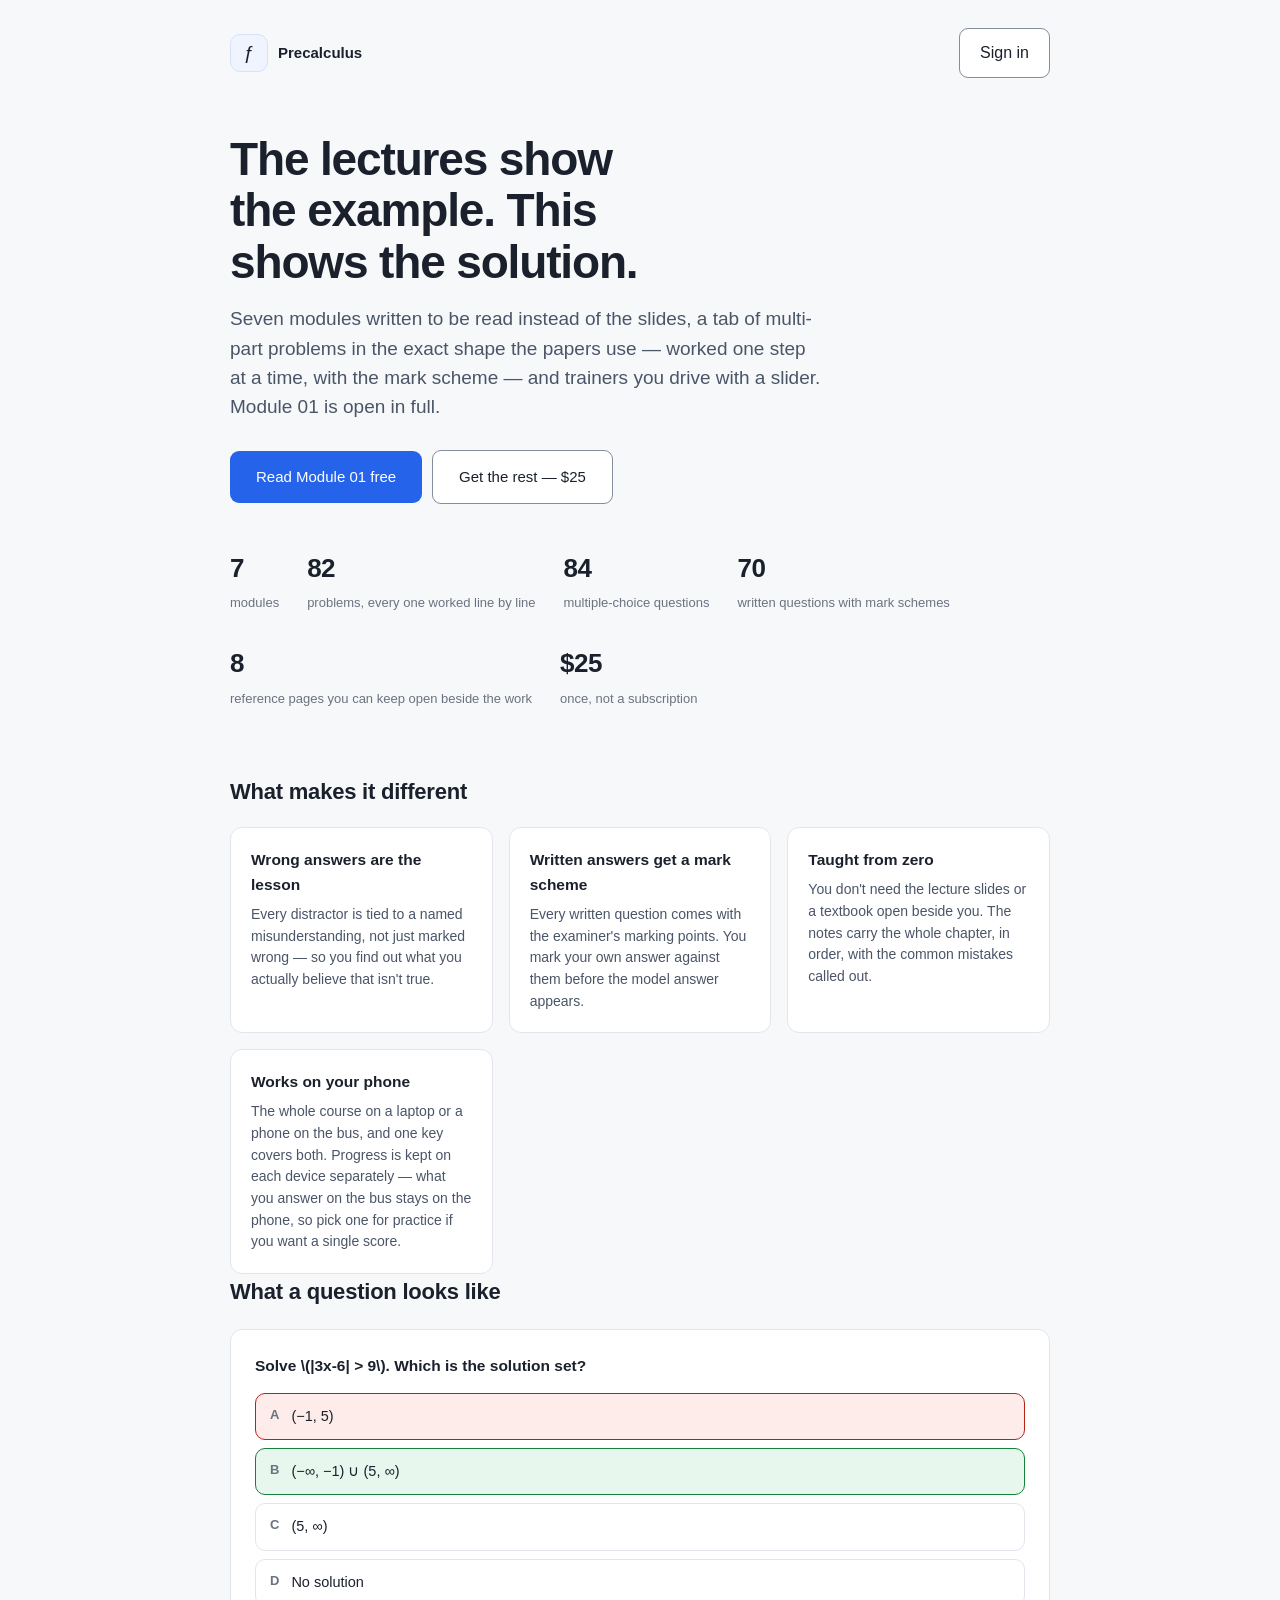
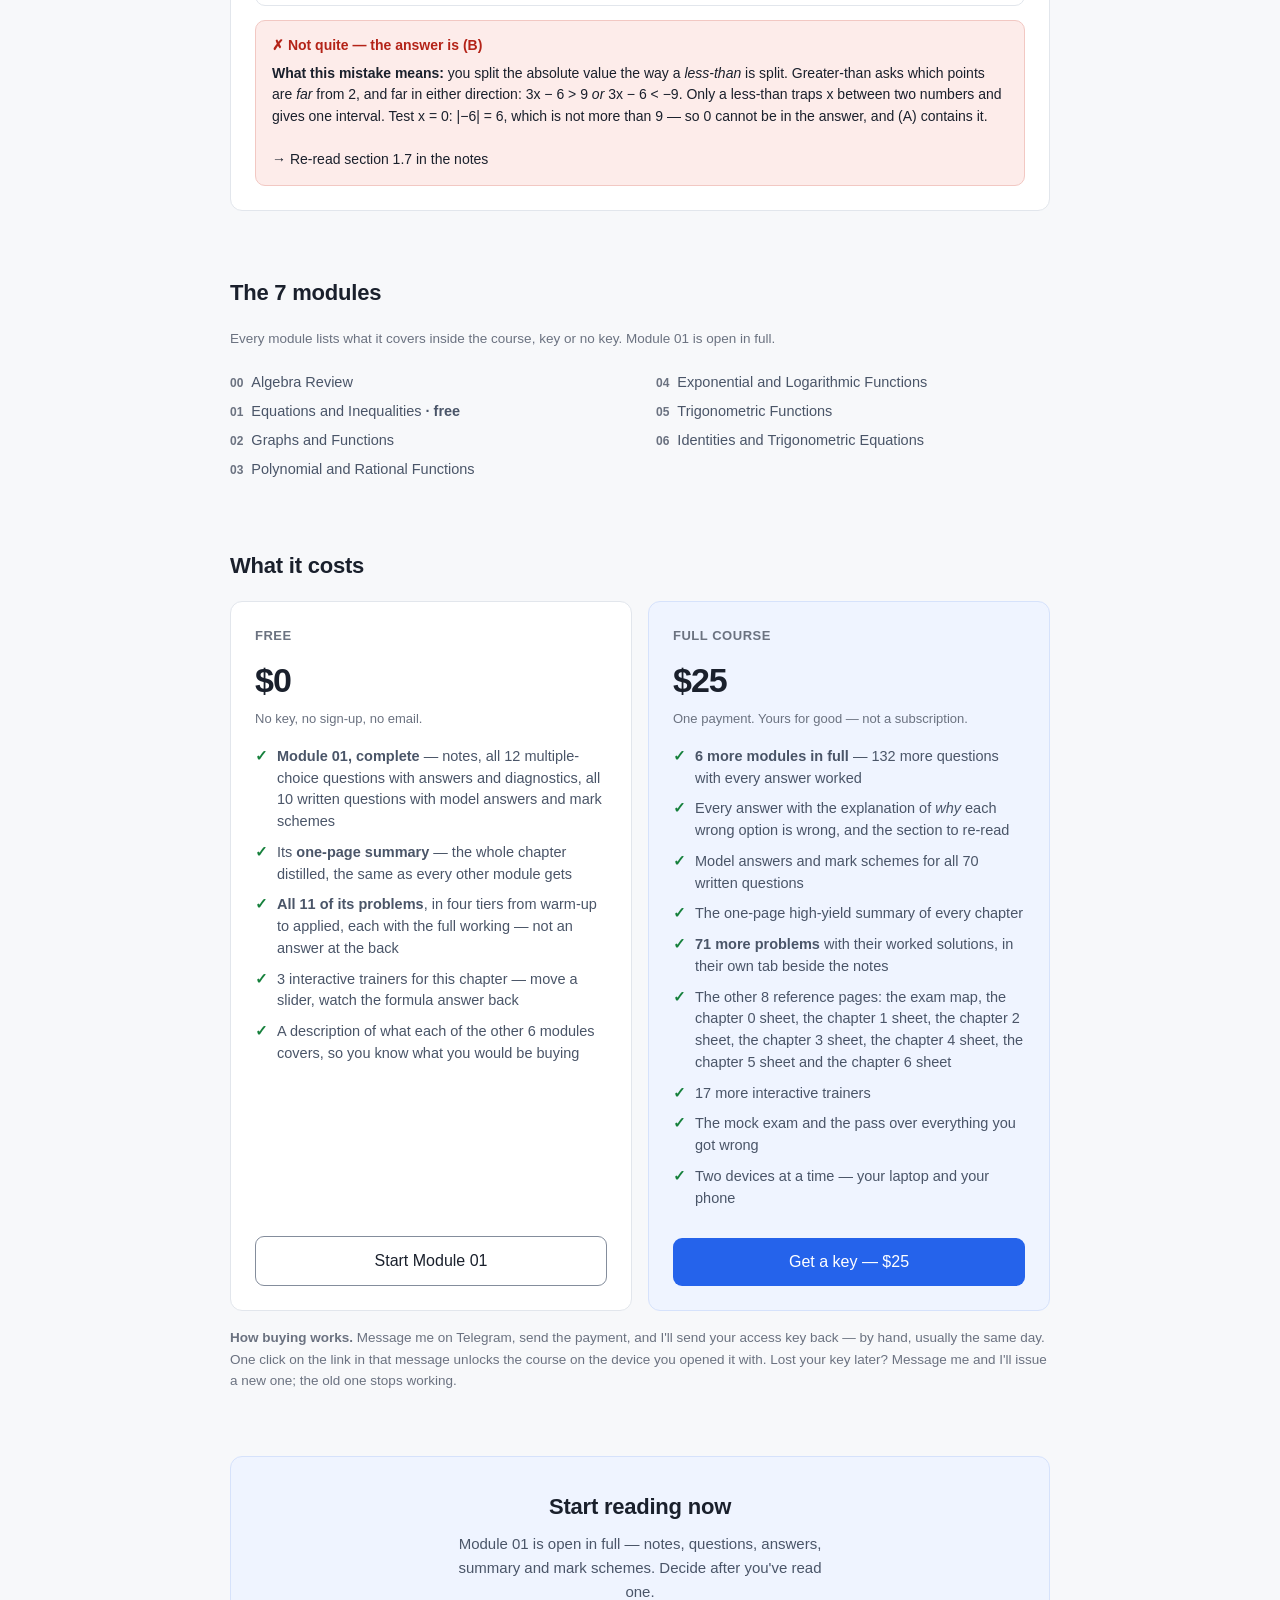
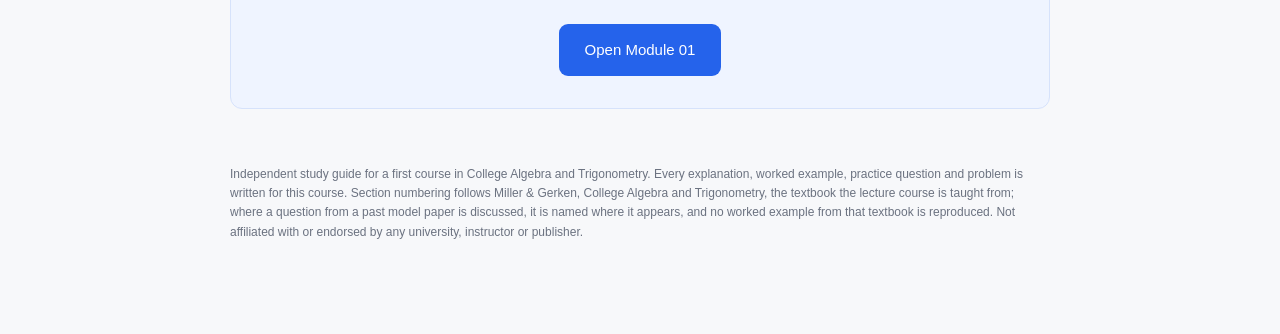
<file: index.html>
<!DOCTYPE html>
<html lang="en">
<head>
  <meta charset="UTF-8">
  <meta name="viewport" content="width=device-width, initial-scale=1.0">
  <title>Precalculus — every problem worked, not just the example</title>
  <!-- The link-preview card. Generated: see apply-config.py. -->
  <!--gen:og--><meta property="og:type" content="website">
    <meta property="og:site_name" content="Precalculus">
    <meta property="og:title" content="Precalculus — every problem worked, not just the example">
    <meta property="og:description" content="Seven modules of precalculus notes, 154 exam-style questions — 84 multiple choice with every wrong option diagnosed, 70 written with mark schemes — and 82 multi-part problems worked line by line.">
    <meta property="og:url" content="https://danypak1.github.io/precalc/">
    <meta property="og:image" content="https://danypak1.github.io/precalc/og.png">
    <meta property="og:image:width" content="1200">
    <meta property="og:image:height" content="630">
    <meta property="og:image:alt" content="Precalculus — College algebra and trigonometry, from R.3 to 6.5">
    <meta name="twitter:card" content="summary_large_image">
    <meta name="twitter:title" content="Precalculus — every problem worked, not just the example">
    <meta name="twitter:description" content="Seven modules of precalculus notes, 154 exam-style questions — 84 multiple choice with every wrong option diagnosed, 70 written with mark schemes — and 82 multi-part problems worked line by line.">
    <meta name="twitter:image" content="https://danypak1.github.io/precalc/og.png"><!--/gen-->
  <!--gen:descriptionMeta--><meta name="description" content="Seven modules of precalculus notes, 154 exam-style questions — 84 multiple choice with every wrong option diagnosed, 70 written with mark schemes — and 82 multi-part problems worked line by line."><!--/gen-->
  <link rel="stylesheet" href="styles.css?v=64">
  <!--gen:themeCss--><!--/gen-->
  <link rel="icon" href="data:image/svg+xml,<svg xmlns='http://www.w3.org/2000/svg' viewBox='0 0 100 100'><text y='.9em' font-size='90'><!--gen:icon-->ƒ<!--/gen--></text></svg>">
  <!-- Honour the theme the student picked inside the app. In <head> and inline so
       the page never paints the wrong theme first. -->
  <script>
    /* This page used to be landing.html and the app used to be index.html; they
       swapped when the price moved to the front door. Anything still holding an
       old link — a bookmark, a message, an unlock link — arrives here with the
       app's hash, so hand it straight on rather than showing a sales page to
       someone who was trying to open a chapter. */
    if (/^#\/./.test(location.hash)) {
      location.replace("course.html" + location.hash);
    }
    try {
      var CID = "precalc"; /*gen:courseId*/
      var t = localStorage.getItem(CID + "-theme");
      if (t && t !== "system") document.documentElement.setAttribute("data-theme", t);
    } catch (e) { /* private mode — fall back to the OS preference */ }
  </script>
  <style>
    /* Landing-only layout. It reuses the app's tokens, so it follows the same
       light/dark theme, but it has no sidebar and no app chrome. */
    body { background: var(--bg); }
    .lp { max-width: 900px; margin: 0 auto; padding: 28px clamp(20px, 5vw, 40px) 80px; }
    .lp-nav { display: flex; align-items: center; gap: 10px; margin-bottom: 56px; }
    .lp-nav strong { font-size: 15px; }
    .lp-nav .lp-actions { margin-left: auto; display: flex; gap: 10px; align-items: center; }
    .hero h1 {
      font-size: clamp(30px, 5.5vw, 46px);
      line-height: 1.12;
      letter-spacing: -0.025em;
      margin: 0 0 16px;
      max-width: 17ch;
    }
    .hero p.lede {
      font-size: clamp(16px, 2vw, 19px);
      line-height: 1.55;
      color: var(--ink-soft);
      max-width: 56ch;
      margin: 0 0 28px;
    }
    .hero .row-gap { margin-top: 0; align-items: center; }
    .btn.big { padding: 14px 26px; font-size: 15px; }
    .facts { display: flex; flex-wrap: wrap; gap: 28px; margin: 44px 0 64px; }
    .fact strong { display: block; font-size: 26px; letter-spacing: -0.02em; }
    .fact span { font-size: 13px; color: var(--ink-faint); }
    .lp h2 { font-size: 22px; letter-spacing: -0.01em; margin: 0 0 18px; }
    .feature-grid { display: grid; grid-template-columns: repeat(auto-fit, minmax(240px, 1fr)); gap: 16px; }
    .feature {
      background: var(--panel);
      border: 1px solid var(--line);
      border-radius: var(--radius);
      padding: 20px;
    }
    .feature h3 { margin: 0 0 6px; font-size: 15.5px; }
    .feature p { margin: 0; font-size: 14px; line-height: 1.55; color: var(--ink-soft); }
    .demo {
      background: var(--panel);
      border: 1px solid var(--line);
      border-radius: var(--radius);
      padding: 24px;
      margin: 20px 0 64px;
    }
    .demo .demo-q { font-weight: 600; font-size: 15.5px; margin: 0 0 14px; }
    .demo .demo-opt {
      border: 1.5px solid var(--line);
      border-radius: 10px;
      padding: 11px 14px;
      font-size: 14.5px;
      margin-bottom: 8px;
      display: flex;
      gap: 12px;
    }
    .demo .demo-opt .l { font-weight: 700; color: var(--ink-faint); font-size: 13px; }
    .demo .demo-opt.picked { border-color: var(--red); background: var(--red-soft); }
    .demo .demo-opt.right { border-color: var(--green); background: var(--green-soft); }
    .demo .demo-fb {
      background: var(--red-soft);
      border: 1px solid var(--red-line);
      border-radius: 10px;
      padding: 14px 16px;
      font-size: 14px;
      line-height: 1.55;
      margin-top: 14px;
    }
    .demo .demo-fb .v { font-weight: 700; color: var(--red); display: block; margin-bottom: 6px; }
    .module-list { columns: 2; column-gap: 32px; font-size: 14.5px; line-height: 2; margin: 0 0 64px; padding: 0; list-style: none; }
    .module-list li { break-inside: avoid; color: var(--ink-soft); }
    .module-list .n { color: var(--ink-faint); font-size: 12px; font-weight: 600; margin-right: 8px; }
    .cta {
      background: var(--accent-soft);
      border: 1px solid var(--accent-line);
      border-radius: var(--radius);
      padding: 32px;
      text-align: center;
    }
    .cta h2 { margin-bottom: 8px; }
    .cta p { color: var(--ink-soft); margin: 0 auto 20px; max-width: 46ch; font-size: 15px; }
    /* Pricing. Two panels: what costs nothing, and what costs $25. The free one
       comes first — a stranger has no reason to trust a price before they have
       read a word of the thing. */
    .price-grid { display: grid; grid-template-columns: repeat(auto-fit, minmax(260px, 1fr)); gap: 16px; margin-bottom: 16px; }
    .price-card {
      background: var(--panel);
      border: 1px solid var(--line);
      border-radius: var(--radius);
      padding: 24px;
      display: flex;
      flex-direction: column;
    }
    .price-card.paid { background: var(--accent-soft); border-color: var(--accent-line); }
    .price-card .tier { font-size: 13px; font-weight: 600; letter-spacing: 0.04em; text-transform: uppercase; color: var(--ink-faint); }
    .price-card .amount { font-size: 34px; letter-spacing: -0.03em; margin: 6px 0 2px; font-weight: 700; }
    .price-card .terms { font-size: 13px; color: var(--ink-faint); margin: 0 0 16px; }
    .price-card ul { margin: 0 0 20px; padding: 0; list-style: none; font-size: 14.5px; line-height: 1.5; }
    /* Not display:flex on the li: any <strong> or <em> inside the sentence would
       become a flex item of its own and break the line into columns. Absolute
       tick, ordinary text flow. */
    .price-card li { position: relative; padding-left: 22px; margin-bottom: 9px; color: var(--ink-soft); }
    .price-card li::before {
      content: "✓";
      position: absolute;
      left: 0;
      top: 0;
      color: var(--green);
      font-weight: 700;
    }
    .price-card .btn { margin-top: auto; text-align: center; }
    .buy-how { font-size: 13.5px; color: var(--ink-faint); line-height: 1.6; margin: 0 0 64px; }
    .lp-foot { margin-top: 56px; font-size: 12px; color: var(--ink-faint); line-height: 1.6; }
    @media (max-width: 640px) {
      .module-list { columns: 1; }
      .lp-nav { margin-bottom: 32px; }
      /* The page is read on a phone before it is read anywhere else. Full-width
         buttons, facts in a tidy 2×2 instead of a ragged wrap, and padding that
         clears the notch and the home indicator. */
      .lp {
        padding-left: max(20px, env(safe-area-inset-left));
        padding-right: max(20px, env(safe-area-inset-right));
        padding-bottom: calc(64px + env(safe-area-inset-bottom));
      }
      .hero .row-gap { display: grid; gap: 10px; }
      .hero .row-gap .btn { text-align: center; }
      .btn.big { padding: 15px 26px; }
      .facts { display: grid; grid-template-columns: 1fr 1fr; gap: 22px 16px; margin: 36px 0 52px; }
      .cta { padding: 26px 20px; }
      .price-card, .demo, .feature { padding: 18px; }
    }
  </style>
</head>
<body>
  <a class="skip-link" href="#lp-main">Skip to content</a>
  <div class="lp">
    <nav class="lp-nav" aria-label="Site">
      <span class="brand-icon"><!--gen:icon-->ƒ<!--/gen--></span>
      <strong><!--gen:title-->Precalculus<!--/gen--></strong>
      <span class="lp-actions">
        <a class="btn secondary" href="course.html#/login">Sign in</a>
      </span>
    </nav>

    <header class="hero" id="lp-main" tabindex="-1">
      <h1><!--gen:heroTitle-->The lectures show the example. This shows the solution.<!--/gen--></h1>
      <p class="lede"><!--gen:lede-->Seven modules written to be read instead of the slides, a tab of multi-part problems in the exact shape the papers use — worked one step at a time, with the mark scheme — and trainers you drive with a slider. Module 01 is open in full.<!--/gen--></p>
      <div class="row-gap"><!--gen:heroButtons-->
        <a class="btn big" href="course.html#/ch01/learn">Read Module 01 free</a>
        <a class="btn secondary big" href="#price">Get the rest — $25</a>
      <!--/gen--></div>
    </header>

    <div class="facts"><!--gen:facts-->
      <div class="fact"><strong>7</strong><span>modules</span></div>
      <div class="fact"><strong>82</strong><span>problems, every one worked line by line</span></div>
      <div class="fact"><strong>84</strong><span>multiple-choice questions</span></div>
      <div class="fact"><strong>70</strong><span>written questions with mark schemes</span></div>
      <div class="fact"><strong>8</strong><span>reference pages you can keep open beside the work</span></div>
      <div class="fact"><strong>$25</strong><span>once, not a subscription</span></div>
    <!--/gen--></div>

    <h2>What makes it different</h2>
    <div class="feature-grid">
      <div class="feature">
        <h3>Wrong answers are the lesson</h3>
        <p>Every distractor is tied to a named misunderstanding, not just marked wrong — so
          you find out what you actually believe that isn't true.</p>
      </div>
      <div class="feature">
        <h3>Written answers get a mark scheme</h3>
        <p>Every written question comes with the examiner's marking points. You mark
          your own answer against them before the model answer appears.</p>
      </div>
      <div class="feature">
        <h3>Taught from zero</h3>
        <p>You don't need the lecture slides or a textbook open beside you. The notes carry
          the whole chapter, in order, with the common mistakes called out.</p>
      </div>
      <div class="feature">
        <h3>Works on your phone</h3>
        <p>The whole course on a laptop or a phone on the bus, and one key covers both.
          Progress is kept on each device separately — what you answer on the bus stays on
          the phone, so pick one for practice if you want a single score.</p>
      </div>
    </div>

    <h2>What a question looks like</h2>
    <div class="demo"><!--gen:demo-->
      <p class="demo-q">Solve \(|3x-6| > 9\). Which is the solution set?</p>
      <div class="demo-opt picked"><span class="l">A</span><span>(−1, 5)</span></div>
      <div class="demo-opt right"><span class="l">B</span><span>(−∞, −1) ∪ (5, ∞)</span></div>
      <div class="demo-opt"><span class="l">C</span><span>(5, ∞)</span></div>
      <div class="demo-opt"><span class="l">D</span><span>No solution</span></div>
      <div class="demo-fb">
        <span class="v">✗ Not quite — the answer is (B)</span>
        <strong>What this mistake means:</strong> you split the absolute value the way a
        <em>less-than</em> is split. Greater-than asks which points are <em>far</em> from 2,
        and far in either direction: 3x − 6 &gt; 9 <em>or</em> 3x − 6 &lt; −9. Only a
        less-than traps x between two numbers and gives one interval. Test x = 0: |−6| = 6,
        which is not more than 9 — so 0 cannot be in the answer, and (A) contains it.
        <br><br>→ Re-read section 1.7 in the notes
      </div>
    <!--/gen--></div>

    <!--gen:modules--><h2>The 7 modules</h2>
    <p class="buy-how" style="margin-bottom:18px">Every module lists what it covers inside the course, key or no key. Module 01 is open in full.</p>
    <ul class="module-list">
      <li><span class="n">00</span>Algebra Review</li>
      <li><span class="n">01</span>Equations and Inequalities <strong>· free</strong></li>
      <li><span class="n">02</span>Graphs and Functions</li>
      <li><span class="n">03</span>Polynomial and Rational Functions</li>
      <li><span class="n">04</span>Exponential and Logarithmic Functions</li>
      <li><span class="n">05</span>Trigonometric Functions</li>
      <li><span class="n">06</span>Identities and Trigonometric Equations</li>
    </ul>
    <!--/gen-->

    <h2 id="price">What it costs</h2>
    <!--gen:price-->
    <div class="price-grid">
      <div class="price-card">
        <span class="tier">Free</span>
        <span class="amount">$0</span>
        <p class="terms">No key, no sign-up, no email.</p>
        <ul>
          <li><strong>Module 01, complete</strong> — notes, all 12 multiple-choice questions with answers and diagnostics, all 10 written questions with model answers and mark schemes</li>
          <li>Its <strong>one-page summary</strong> — the whole chapter distilled, the same as every other module gets</li>
          <li><strong>All 11 of its problems</strong>, in four tiers from warm-up to applied, each with the full working — not an answer at the back</li>
          <li>3 interactive trainers for this chapter — move a slider, watch the formula answer back</li>
          <li>A description of what each of the other 6 modules covers, so you know what you would be buying</li>
        </ul>
        <a class="btn secondary" href="course.html#/ch01/learn">Start Module 01</a>
      </div>
      <div class="price-card paid">
        <span class="tier">Full course</span>
        <span class="amount">$25</span>
        <p class="terms">One payment. Yours for good — not a subscription.</p>
        <ul>
          <li><strong>6 more modules in full</strong> — 132 more questions with every answer worked</li>
          <li>Every answer with the explanation of <em>why</em> each wrong option is wrong, and the section to re-read</li>
          <li>Model answers and mark schemes for all 70 written questions</li>
          <li>The one-page high-yield summary of every chapter</li>
          <li><strong>71 more problems</strong> with their worked solutions, in their own tab beside the notes</li>
          <li>The other 8 reference pages: the exam map, the chapter 0 sheet, the chapter 1 sheet, the chapter 2 sheet, the chapter 3 sheet, the chapter 4 sheet, the chapter 5 sheet and the chapter 6 sheet</li>
          <li>17 more interactive trainers</li>
          <li>The mock exam and the pass over everything you got wrong</li>
          <li>Two devices at a time — your laptop and your phone</li>
        </ul>
        <a class="btn" href="https://t.me/danypak?text=Hi%21%20I%27d%20like%20a%20key%20for%20Precalculus%20%28%2425%29." target="_blank" rel="noopener">Get a key — $25</a>
      </div>
    </div>
    <!--/gen-->
    <p class="buy-how"><!--gen:buyHow-->
      <strong>How buying works.</strong> Message me on Telegram, send the payment, and I'll send
      your access key back — by hand, usually the same day. One click on the link in that message
      unlocks the course on the device you opened it with. Lost your key later? Message me and
      I'll issue a new one; the old one stops working.
    <!--/gen--></p>

    <div class="cta">
      <h2>Start reading now</h2>
      <!--gen:cta--><p>Module 01 is open in full — notes, questions, answers, summary and
        mark schemes. Decide after you've read one.</p>
      <a class="btn big" href="course.html#/ch01/learn">Open Module 01</a><!--/gen-->
    </div>

    <p class="lp-foot">
      <!--gen:attribution-->Independent study guide for a first course in College Algebra and Trigonometry. Every explanation, worked example, practice question and problem is written for this course. Section numbering follows Miller &amp; Gerken, College Algebra and Trigonometry, the textbook the lecture course is taught from; where a question from a past model paper is discussed, it is named where it appears, and no worked example from that textbook is reproduced. Not affiliated with or endorsed by any university, instructor or publisher.<!--/gen-->
    </p>
  </div>
  <!--gen:beacon--><script>
    /* Two counts, no identity: the page was opened, and a link to the
       chat was followed. Once per browser session, never awaited, and
       wrapped so that a counter can never break the page it measures. */
    (function () {
      var W = "https://precalc-api.danypak.workers.dev", C = "precalc";
      function ping(kind) {
        try {
          var k = "beacon:" + C + ":" + kind;
          if (sessionStorage.getItem(k)) return;
          sessionStorage.setItem(k, "1");
        } catch (e) { /* private mode: count it, do not dedupe it */ }
        try {
          fetch(W + "/beacon", { method: "POST",
            headers: { "Content-Type": "application/json" },
            body: JSON.stringify({ course: C, kind: kind, surface: "landing" }),
            keepalive: true }).catch(function () {});
        } catch (e) {}
      }
      ping("visit");
      document.addEventListener("click", function (e) {
        var a = e.target.closest && e.target.closest('a[href*="t.me/"]');
        if (a) ping("buy_click");
      }, true);
    }());
  </script><!--/gen-->
</body>
</html>
</file>
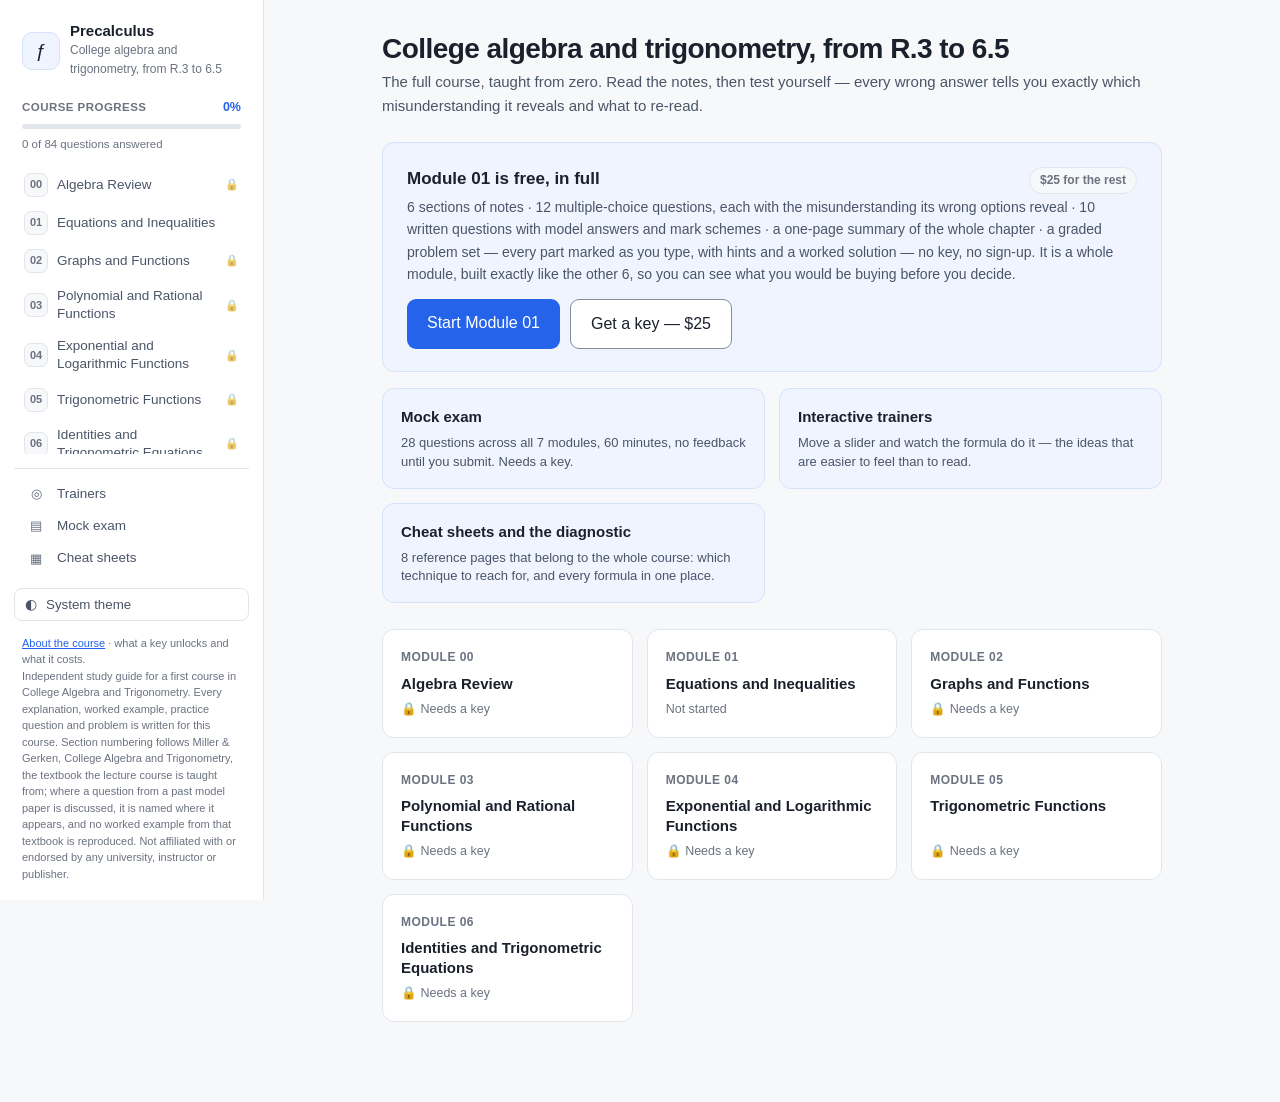
<file: course.html>
<!DOCTYPE html>
<html lang="en">
<head>
  <meta charset="UTF-8">
  <meta name="viewport" content="width=device-width, initial-scale=1.0">
  <title>Precalculus — Interactive</title>
  <!-- The link-preview card. Generated: see apply-config.py. -->
  <!--gen:og--><meta property="og:type" content="website">
    <meta property="og:site_name" content="Precalculus">
    <meta property="og:title" content="Precalculus — every problem worked, not just the example">
    <meta property="og:description" content="Seven modules of precalculus notes, 154 exam-style questions — 84 multiple choice with every wrong option diagnosed, 70 written with mark schemes — and 82 multi-part problems worked line by line.">
    <meta property="og:url" content="https://danypak1.github.io/precalc/">
    <meta property="og:image" content="https://danypak1.github.io/precalc/og.png">
    <meta property="og:image:width" content="1200">
    <meta property="og:image:height" content="630">
    <meta property="og:image:alt" content="Precalculus — College algebra and trigonometry, from R.3 to 6.5">
    <meta name="twitter:card" content="summary_large_image">
    <meta name="twitter:title" content="Precalculus — every problem worked, not just the example">
    <meta name="twitter:description" content="Seven modules of precalculus notes, 154 exam-style questions — 84 multiple choice with every wrong option diagnosed, 70 written with mark schemes — and 82 multi-part problems worked line by line.">
    <meta name="twitter:image" content="https://danypak1.github.io/precalc/og.png"><!--/gen-->
  <!-- ?v= is a cache buster. BUMP IT on every deploy, or returning students keep the
       old JS/CSS and newly published modules stay invisible to them. -->
  <link rel="stylesheet" href="styles.css?v=64">
  <!-- Filled in by apply-config.py only when the course file says "math":"katex".
       Left empty for every other course, which is what keeps one shell usable by
       a course that has no formulas in it. -->
  <!--gen:themeCss--><!--/gen-->
  <!--gen:mathCss-->
  <link rel="stylesheet" href="vendor/katex/katex.min.css?v=64">
  <!--/gen-->
  <link rel="icon" href="data:image/svg+xml,<svg xmlns='http://www.w3.org/2000/svg' viewBox='0 0 100 100'><text y='.9em' font-size='90'><!--gen:icon-->ƒ<!--/gen--></text></svg>">
</head>
<body>
  <button class="skip-link" id="skip-link">Skip to content</button>
  <!-- Mobile only (<900px). On desktop the sidebar is always visible and this bar
       is display:none, so the same nav markup serves both layouts. -->
  <header class="topbar">
    <button class="icon-btn" id="nav-toggle" aria-label="Open module list"
            aria-expanded="false" aria-controls="sidebar">
      <svg viewBox="0 0 24 24" aria-hidden="true"><path d="M3 6h18M3 12h18M3 18h18"/></svg>
    </button>
    <a class="topbar-title" id="topbar-title" href="#/"><!--gen:title-->Precalculus<!--/gen--></a>
    <a class="topbar-ring" id="topbar-ring" href="#/" title="Course progress"><span></span></a>
  </header>
  <div class="scrim" id="scrim" hidden></div>
  <div class="layout">
    <aside class="sidebar" id="sidebar" aria-label="Modules">
      <a class="brand" href="#/">
        <span class="brand-icon"><!--gen:icon-->ƒ<!--/gen--></span>
        <span>
          <strong><!--gen:title-->Precalculus<!--/gen--></strong>
          <small><!--gen:subtitle-->College algebra and trigonometry, from R.3 to 6.5<!--/gen--></small>
        </span>
      </a>
      <div id="course-progress" class="course-progress"></div>
      <nav id="module-nav"></nav>
      <!-- Course-wide destinations: the trainers, the mock exam, the mistakes pass.
           They belong here rather than only on the home screen because the sidebar
           is the one piece of markup present on every route — before this, a student
           reading Module 07 could reach the trainers only by going back to the top
           and hunting for a card. #module-nav is the flex child that scrolls, so
           this block stays on screen at every scroll position. Filled by
           renderToolNav(); a course whose shell lacks it simply gets no block. -->
      <nav id="tool-nav" class="tool-nav" aria-label="Course tools"></nav>
      <button class="theme-toggle" id="theme-toggle">
        <span class="theme-ico" id="theme-ico" aria-hidden="true">◐</span>
        <span id="theme-label">System theme</span>
      </button>
      <div class="sidebar-foot">
        <a href="index.html">About the course</a> · what a key unlocks and what it costs.<br>
        <!--gen:attribution-->Independent study guide for a first course in College Algebra and Trigonometry. Every explanation, worked example, practice question and problem is written for this course. Section numbering follows Miller &amp; Gerken, College Algebra and Trigonometry, the textbook the lecture course is taught from; where a question from a past model paper is discussed, it is named where it appears, and no worked example from that textbook is reproduced. Not affiliated with or endorsed by any university, instructor or publisher.<!--/gen-->
      </div>
    </aside>
    <main class="main" id="main" tabindex="-1"></main>
  </div>
  <!-- Printing hides the sidebar, and the sidebar held the only attribution on the
       page — so every chapter a student printed carried none. CC BY asks for the
       credit to travel with the copy, and the printed copy is the one that gets
       passed around. Screen-hidden, print-only. -->
  <div class="print-credit">
    <!--gen:attribution-->Independent study guide for a first course in College Algebra and Trigonometry. Every explanation, worked example, practice question and problem is written for this course. Section numbering follows Miller &amp; Gerken, College Algebra and Trigonometry, the textbook the lecture course is taught from; where a question from a past model paper is discussed, it is named where it appears, and no worked example from that textbook is reproduced. Not affiliated with or endorsed by any university, instructor or publisher.<!--/gen-->
  </div>
  <!-- Before md.js, which asks for `katex` at render time. -->
  <!--gen:mathJs-->
  <script src="vendor/katex/katex.min.js?v=64"></script>
  <!--/gen-->
  <script src="md.js?v=64"></script>
  <script src="api.js?v=64"></script>
  <script src="sims.js?v=64"></script>
  <script src="app.js?v=64"></script>
</body>
</html>
</file>
<file: styles.css>
/* ---------- design tokens ----------
 * Every colour goes through a variable so the dark theme is a second token set
 * and nothing else. The three DARK blocks below must stay in sync: one for the
 * OS preference, one for the explicit toggle. */
:root {
  color-scheme: light;

  --bg: #f7f8fa;
  --panel: #ffffff;
  --ink: #1a202c;
  --ink-soft: #4a5568;
  /* was #8a94a3 — 3.0:1 on white, below the 4.5:1 WCAG AA floor for text */
  --ink-faint: #6b7280;
  --line: #e2e6ec;
  /* --line is a divider between blocks of text and may stay a hairline. The
     edge of a *control* — the key field, the answer box, a quiz option — is
     what tells a low-vision student where to type or click, and WCAG 1.4.11
     puts that at 3:1. --line measured 1.18:1 on --bg. Use --line-ui on
     anything the student operates, --line on anything that only separates. */
  --line-ui: #848d9c;

  --accent: #2563eb;
  --accent-soft: #eff4ff;
  --accent-line: #d6e2fb;
  --on-accent: #ffffff;

  --green: #16803c;
  --green-soft: #e8f7ee;
  --green-line: #bfe6cd;
  --red: #b42318;
  --red-soft: #fdecea;
  --red-line: #f2c8c3;
  --amber: #92600a;
  --amber-soft: #fdf3dd;
  --amber-line: #e8d3a2;

  --code-bg: #f1f3f7;
  --scrim: rgba(15, 23, 42, .45);
  --shadow-drawer: 0 0 40px rgba(15, 23, 42, .18);
  --shadow-card: 0 2px 12px rgba(37, 99, 235, .08);

  --radius: 12px;
  --sidebar-w: 264px;
  --topbar-h: 56px;

  /* Where the two sticky bands park. On desktop there is no top bar, so the tab
     bar sits at 0; on mobile everything shifts down by the top bar. Keeping the
     offsets in variables is what stops the quiz bar from drifting under the tab
     bar every time either band's padding changes. */
  --bar-top: 0px;
  --quiz-top: 62px;
}

@media (max-width: 899px) {
  :root {
    --bar-top: var(--topbar-h);
    --quiz-top: 122px;
  }
}

@media (prefers-color-scheme: dark) {
  :root:not([data-theme="light"]) {
    color-scheme: dark;

    --bg: #0f1419;
    --panel: #161b22;
    --ink: #e6edf3;
    --ink-soft: #b3bdc9;
    --ink-faint: #8b96a5;
    --line: #2a323d;
    --line-ui: #616d7c;

    --accent: #6ea8fe;
    --accent-soft: #172033;
    --accent-line: #2c4a7c;
    /* dark text on the light-blue button — white on #6ea8fe is only ~2.5:1 */
    --on-accent: #0b1220;

    --green: #57d98a;
    --green-soft: #11261a;
    --green-line: #1f5133;
    --red: #ff9c94;
    --red-soft: #2a1417;
    --red-line: #5c2a26;
    --amber: #f0b429;
    --amber-soft: #2a2110;
    --amber-line: #5a4413;

    --code-bg: #1c232c;
    --scrim: rgba(0, 0, 0, .6);
    --shadow-drawer: 0 0 40px rgba(0, 0, 0, .5);
    --shadow-card: 0 2px 12px rgba(110, 168, 254, .12);
  }
}

:root[data-theme="dark"] {
  color-scheme: dark;

  --bg: #0f1419;
  --panel: #161b22;
  --ink: #e6edf3;
  --ink-soft: #b3bdc9;
  --ink-faint: #8b96a5;
  --line: #2a323d;
  --line-ui: #616d7c;

  --accent: #6ea8fe;
  --accent-soft: #172033;
  --accent-line: #2c4a7c;
  --on-accent: #0b1220;

  --green: #57d98a;
  --green-soft: #11261a;
  --green-line: #1f5133;
  --red: #ff9c94;
  --red-soft: #2a1417;
  --red-line: #5c2a26;
  --amber: #f0b429;
  --amber-soft: #2a2110;
  --amber-line: #5a4413;

  --code-bg: #1c232c;
  --scrim: rgba(0, 0, 0, .6);
  --shadow-drawer: 0 0 40px rgba(0, 0, 0, .5);
  --shadow-card: 0 2px 12px rgba(110, 168, 254, .12);
}

* { box-sizing: border-box; }

/* Sixteen tab stops sit between the top of the page and the content on desktop
   (brand, twelve module links, theme toggle, two footer links). Off-screen
   until focused, first in the tab order. */
.skip-link {
  position: absolute;
  left: 8px;
  top: -60px;
  border: 0;
  font: inherit;
  font-size: 15px;
  cursor: pointer;
  z-index: 60;
  padding: 10px 16px;
  border-radius: 0 0 9px 9px;
  background: var(--accent);
  color: var(--on-accent);
  font-weight: 600;
  text-decoration: none;
  transition: top .12s;
}
.skip-link:focus { top: 0; }
/* The focus targets are containers, not controls: a ring around the whole
   screen is noise, and the point of focusing them is the announcement. */
#main:focus, #lp-main:focus, #feedback:focus { outline: none; }

/* Deep links from quiz feedback land on a heading — keep it clear of the
   sticky tab bar (and, on mobile, the top bar above it). */
html { scroll-padding-top: calc(var(--quiz-top) + 34px); }

html, body {
  margin: 0;
  padding: 0;
  background: var(--bg);
  color: var(--ink);
  font: 16px/1.6 -apple-system, BlinkMacSystemFont, "Segoe UI", Roboto, "Helvetica Neue", Arial, sans-serif;
  -webkit-font-smoothing: antialiased;
  /* Safari inflates body text in landscape unless told not to, which reflowed
     the notes to a different width in each orientation. */
  -webkit-text-size-adjust: 100%;
}

/* Touch devices get no :hover, so without this a tap on an option or a nav row
   gives no feedback at all until the screen re-renders — and Safari's default
   grey flash lands on the wrong box. */
body { -webkit-tap-highlight-color: transparent; }

/* Links had no base rule at all, so any anchor whose own component forgot to
   style it fell through to the browser's default blue — and to purple once
   visited, which in a course means "pages you have already read" rendered in a
   colour the palette does not contain. Three separate surfaces shipped that way
   before this rule existed (the trainer catalogue, the cheat sheets, the
   "message me" line on the unlock page), each fixed on its own. This is the
   fix for the next one. Component rules still win on specificity. */
a { color: var(--accent); }

.layout { display: flex; min-height: 100vh; }

/* ---------- mobile top bar (hidden ≥900px) ---------- */
.topbar {
  display: none;
  position: sticky;
  top: 0;
  z-index: 30;
  align-items: center;
  gap: 12px;
  height: 56px;
  padding: 0 12px;
  background: var(--panel);
  border-bottom: 1px solid var(--line);
}
.icon-btn {
  flex-shrink: 0;
  /* 44px is the smallest target a thumb hits reliably; 40 was measured on a
     375px viewport and missed the guideline by four pixels on every page. */
  width: 44px; height: 44px;
  display: grid;
  place-items: center;
  border: 1px solid var(--line-ui);
  border-radius: 10px;
  background: var(--panel);
  color: var(--ink-soft);
  cursor: pointer;
  padding: 0;
}
.icon-btn svg { width: 20px; height: 20px; fill: none; stroke: currentColor; stroke-width: 2; stroke-linecap: round; }
.topbar-title {
  flex: 1;
  min-width: 0;
  font-size: 14.5px;
  font-weight: 600;
  color: var(--ink);
  text-decoration: none;
  white-space: nowrap;
  overflow: hidden;
  text-overflow: ellipsis;
}
/* Course-progress ring. --p (0–100) is set from JS. */
.topbar-ring {
  flex-shrink: 0;
  position: relative;
  /* The ring itself stays 32px; the padding makes the tappable box 44px. */
  width: 32px; height: 32px;
  box-sizing: content-box;
  padding: 6px;
  border-radius: 50%;
  display: grid;
  place-items: center;
  background: conic-gradient(var(--accent) calc(var(--p, 0) * 1%), var(--line) 0);
}
/* A 32px ring is the right size to look at and the wrong size to hit. The
   pseudo-element widens the target to 44px without thickening the ring. */
.topbar-ring::after { content: ""; position: absolute; inset: -6px; border-radius: 50%; }
.topbar-ring span {
  width: 24px; height: 24px;
  border-radius: 50%;
  background: var(--panel);
  display: block;
}

.scrim {
  position: fixed;
  inset: 0;
  z-index: 35;
  background: var(--scrim);
}
.scrim[hidden] { display: none; }

/* ---------- sidebar ---------- */
.sidebar {
  width: var(--sidebar-w);
  flex-shrink: 0;
  background: var(--panel);
  border-right: 1px solid var(--line);
  padding: 18px 14px;
  display: flex;
  flex-direction: column;
  gap: 14px;
  position: sticky;
  top: 0;
  height: 100vh;
  overflow: hidden;
}

.brand {
  display: flex;
  gap: 10px;
  align-items: center;
  text-decoration: none;
  color: var(--ink);
  padding: 4px 8px;
}
/* A bare emoji floating next to the wordmark rendered however the visitor's OS
   feels like that day — a colourful rounded-square badge on Mac, a flat
   black-and-white glyph on Windows, something else again on Android. Giving it
   its own chip, in the app's own tokens, means the brand mark looks the same
   deliberate thing everywhere instead of gambling on a font neither this file
   nor the course config controls. Same visual language as .nav-item .num. */
.brand-icon {
  flex-shrink: 0;
  width: 38px;
  height: 38px;
  display: grid;
  place-items: center;
  border-radius: 10px;
  background: var(--accent-soft);
  border: 1px solid var(--accent-line);
  font-size: 19px;
  line-height: 1;
}
/* A course that carries its own vector mark instead of an emoji character puts
   it here as inline SVG. Sized and coloured through the app's own accent
   token so it repaints with the theme instead of shipping a colour baked into
   the markup. Selectors are element-type, not classes, on the assumption that
   a brand glyph is simple: strokes are the linework, a filled circle is a
   centre dot. A course with no SVG in .brand-icon (still a bare emoji) is
   untouched — these rules match nothing there. */
.brand-icon svg { width: 22px; height: 22px; overflow: visible; display: block; }
.brand-icon svg ellipse, .brand-icon svg path { fill: none; stroke: var(--accent); stroke-width: 1.4; }
.brand-icon svg circle { fill: var(--accent); }
.brand strong { display: block; font-size: 15px; line-height: 1.25; }
.brand small { display: block; color: var(--ink-faint); font-size: 12px; }

.course-progress { padding: 0 8px; }
.cp-head {
  display: flex;
  justify-content: space-between;
  align-items: baseline;
  font-size: 11.5px;
  font-weight: 600;
  letter-spacing: .04em;
  text-transform: uppercase;
  color: var(--ink-faint);
  margin-bottom: 7px;
}
.cp-head .cp-pct { color: var(--accent); font-size: 12.5px; letter-spacing: 0; }
.course-progress .progress-track { height: 5px; margin-bottom: 7px; }
.cp-sub { margin: 0; font-size: 11.5px; line-height: 1.45; color: var(--ink-faint); }

/* Only the module list scrolls, so the attribution stays pinned at the bottom
   instead of being clipped once the progress block is added above it. */
/* overscroll-behavior: flicking the module list to its end used to hand the
   scroll on to the page underneath the drawer. */
#module-nav {
  display: flex; flex-direction: column; gap: 2px;
  flex: 1; min-height: 0; overflow-y: auto; overscroll-behavior: contain;
}

.nav-item {
  display: flex;
  align-items: center;
  gap: 9px;
  padding: 6px 10px;
  border-radius: 8px;
  text-decoration: none;
  color: var(--ink-soft);
  font-size: 13.5px;
  line-height: 1.35;
}
.nav-item .num {
  flex-shrink: 0;
  width: 24px; height: 24px;
  border-radius: 7px;
  background: var(--bg);
  border: 1px solid var(--line);
  display: grid;
  place-items: center;
  font-size: 11px;
  font-weight: 600;
  color: var(--ink-faint);
}
.nav-item.active { background: var(--accent-soft); color: var(--accent); font-weight: 600; }
.nav-item.active .num { background: var(--accent); border-color: var(--accent); color: var(--on-accent); }
.nav-item.enabled:hover { background: var(--bg); }
.nav-item.locked { color: var(--ink-faint); cursor: default; }
.nav-item .nav-label { flex: 1; min-width: 0; }
.nav-item .nav-stat {
  flex-shrink: 0;
  font-size: 11.5px;
  font-weight: 600;
  color: var(--ink-faint);
  font-variant-numeric: tabular-nums;
}
.nav-item .nav-stat.done { color: var(--green); }
/* A module that needs a key. Not `.locked` — that means "not written yet" and
   dims the row to unclickable. These are clickable and lead to the summary and
   the offer, so the padlock marks them without hiding them. */
.nav-item .nav-lock { flex-shrink: 0; font-size: 11px; opacity: 0.65; }

/* Course-wide tools, pinned between the scrolling module list and the theme
   toggle. #module-nav is the flex child that grows, so these rows never scroll
   out of reach however long the module list gets. */
.tool-nav {
  display: flex;
  flex-direction: column;
  gap: 2px;
  padding-top: 10px;
  border-top: 1px solid var(--line);
}
.tool-link {
  display: flex;
  align-items: center;
  gap: 9px;
  padding: 6px 10px;
  border-radius: 8px;
  text-decoration: none;
  color: var(--ink-soft);
  font-size: 13.5px;
  line-height: 1.35;
}
.tool-link:hover { background: var(--bg); color: var(--ink); }
.tool-link.active { background: var(--accent-soft); color: var(--accent); font-weight: 600; }
.tool-link .tool-ico {
  flex-shrink: 0;
  width: 24px;
  text-align: center;
  font-size: 13px;
  opacity: .85;
}
.tool-link .tool-link-label { flex: 1; min-width: 0; }

/* The trainer belonging to the module on screen, offered beside its tabs. */
.trainer-row { display: flex; flex-wrap: wrap; gap: 8px; margin: 14px 0 0; }
.trainer-row:empty { display: none; }
.trainer-chip {
  display: inline-flex;
  align-items: center;
  gap: 7px;
  padding: 6px 12px;
  border: 1px solid var(--accent-line);
  background: var(--accent-soft);
  color: var(--accent);
  border-radius: 999px;
  font-size: 12.5px;
  font-weight: 600;
  line-height: 1.3;
  text-decoration: none;
}
.trainer-chip:hover { border-color: var(--accent); }

.theme-toggle {
  margin-top: auto;
  display: flex;
  align-items: center;
  gap: 9px;
  width: 100%;
  padding: 8px 10px;
  border: 1px solid var(--line);
  border-radius: 8px;
  background: var(--panel);
  color: var(--ink-soft);
  font: 500 12.5px/1.3 inherit;
  font-family: inherit;
  cursor: pointer;
  text-align: left;
}
.theme-toggle:hover { background: var(--bg); color: var(--ink); }
.theme-ico { font-size: 14px; line-height: 1; }

.sidebar-foot {
  font-size: 11px;
  color: var(--ink-faint);
  line-height: 1.5;
  padding: 0 8px;
}

/* ---------- main ---------- */
.main { flex: 1; min-width: 0; padding: 32px clamp(20px, 5vw, 64px) 80px; }
.page { max-width: 780px; margin: 0 auto; }
/* The Learn tab needs room for the contents column beside the article. */
.page.wide { max-width: 1080px; }

.crumbs { font-size: 13px; color: var(--ink-faint); margin-bottom: 6px; }
.crumbs a { color: var(--ink-faint); text-decoration: none; }
.crumbs a:hover { color: var(--accent); }

h1.page-title { font-size: 28px; line-height: 1.2; margin: 0 0 4px; letter-spacing: -0.02em; }
.page-sub { color: var(--ink-soft); margin: 0 0 24px; font-size: 15px; }

/* tabs — the band sticks to the top so students can switch Learn/Practice/Summary
   without scrolling back up a 9,000-word chapter. On mobile it parks under the
   56px top bar. The band needs its own background or content shows through. */
.tabbar {
  position: sticky;
  top: var(--bar-top);
  z-index: 15;
  background: var(--bg);
  padding: 10px 0 16px;
  margin-bottom: 12px;
}
.tabs {
  display: flex;
  gap: 4px;
  border: 1px solid var(--line);
  background: var(--panel);
  padding: 4px;
  border-radius: 10px;
  width: fit-content;
}
.tab {
  display: flex;
  align-items: center;
  gap: 7px;
  border: 0;
  background: transparent;
  padding: 7px 16px;
  border-radius: 7px;
  font-size: 14px;
  font-weight: 500;
  color: var(--ink-soft);
  cursor: pointer;
  font-family: inherit;
}
.ico {
  width: 16px;
  height: 16px;
  flex-shrink: 0;
  fill: none;
  stroke: currentColor;
  stroke-width: 1.8;
  stroke-linecap: round;
  stroke-linejoin: round;
}
.tab.active { background: var(--accent); color: var(--on-accent); }
.tab:not(.active):hover { background: var(--bg); }

/* cards */
.card {
  background: var(--panel);
  border: 1px solid var(--line);
  border-radius: var(--radius);
  padding: 22px 24px;
  margin-bottom: 16px;
}
.card h3 { margin: 0 0 4px; font-size: 17px; }
.card .muted { color: var(--ink-soft); font-size: 14px; margin: 0; }
.card-head { display: flex; align-items: baseline; justify-content: space-between; gap: 12px; }

/* small layout utilities — these replaced inline style="" in app.js */
.row-gap { margin-top: 14px; display: flex; gap: 10px; flex-wrap: wrap; }
.stack-top { margin-top: 16px; }

.pill {
  flex-shrink: 0;
  font-size: 12px;
  font-weight: 700;
  padding: 3px 10px;
  border-radius: 99px;
  background: var(--bg);
  border: 1px solid var(--line);
  color: var(--ink-faint);
  font-variant-numeric: tabular-nums;
}
.pill.done { background: var(--green-soft); border-color: var(--green-line); color: var(--green); }

/* "pick up where you left off" — the one thing a returning student wants */
.resume-card {
  display: flex;
  align-items: center;
  gap: 14px;
  background: var(--accent-soft);
  border: 1px solid var(--accent-line);
  border-radius: var(--radius);
  padding: 16px 20px;
  margin-bottom: 22px;
  text-decoration: none;
  color: var(--ink);
}
.resume-card:hover { border-color: var(--accent); }
.resume-card .r-icon { font-size: 22px; flex-shrink: 0; }
.resume-card .r-label {
  display: block;
  font-size: 11.5px;
  font-weight: 700;
  letter-spacing: .05em;
  text-transform: uppercase;
  color: var(--accent);
  margin-bottom: 2px;
}
.resume-card .r-what { font-weight: 600; font-size: 15px; line-height: 1.35; }
.resume-card .r-go { margin-left: auto; color: var(--accent); font-weight: 700; flex-shrink: 0; }

/* Course-wide tools (mock exam, mistakes pass). Deliberately not module cards:
   they sit above the twelve and must not read as a thirteenth chapter. */
.tool-grid {
  display: grid;
  grid-template-columns: repeat(auto-fit, minmax(260px, 1fr));
  gap: 14px;
  margin-bottom: 26px;
}
.tool-card {
  display: flex;
  flex-direction: column;
  gap: 5px;
  padding: 16px 18px;
  border: 1px solid var(--accent-line);
  border-radius: var(--radius);
  background: var(--accent-soft);
  text-decoration: none;
  color: var(--ink);
  transition: border-color .15s, box-shadow .15s;
}
.tool-card:hover { border-color: var(--accent); box-shadow: var(--shadow-card); }
.tool-card .tool-title { font-weight: 700; font-size: 15px; }
.tool-card .tool-sub { font-size: 13px; line-height: 1.45; color: var(--ink-soft); }

/* exam */
.exam-rules { margin: 12px 0 20px; padding-left: 20px; display: flex; flex-direction: column; gap: 8px; }
.exam-rules li { font-size: 14.5px; line-height: 1.5; color: var(--ink-soft); }
.exam-clock {
  margin-left: 14px;
  font-variant-numeric: tabular-nums;
  font-weight: 700;
  font-size: 14px;
  color: var(--ink-soft);
  padding: 2px 9px;
  border: 1px solid var(--line);
  border-radius: 7px;
}
.exam-clock.low { color: var(--red); border-color: var(--red-line); background: var(--red-soft); }
.card.notice { border-color: var(--amber-line); background: var(--amber-soft); font-weight: 500; }
.exam-row { text-decoration: none; color: inherit; }
.exam-row:hover .t-name { color: var(--accent); }
.exam-row .t-name { width: 210px; }
@media (max-width: 599px) {
  .exam-row { flex-wrap: wrap; }
  .exam-row .t-name { width: 100%; }
}
.empty-card h3 { margin-bottom: 6px; }
.empty-card .row-gap { margin-top: 16px; }

.module-grid { display: grid; grid-template-columns: repeat(auto-fill, minmax(230px, 1fr)); gap: 14px; }
.module-card {
  background: var(--panel);
  border: 1px solid var(--line);
  border-radius: var(--radius);
  padding: 18px;
  text-decoration: none;
  color: var(--ink);
  display: flex;
  flex-direction: column;
  gap: 6px;
  transition: border-color .15s, box-shadow .15s;
}
.module-card.enabled:hover { border-color: var(--accent); box-shadow: var(--shadow-card); }
/* Locked used to be opacity: .5, which took the title to 2.4:1. The padlock
   and the recessed panel say the same thing without dimming the text. */
.module-card.locked { background: var(--bg); border-color: var(--line-ui); cursor: default; }
.module-card .mod-num { font-size: 12px; font-weight: 600; color: var(--ink-faint); letter-spacing: .04em; }
.module-card .mod-title { font-weight: 600; font-size: 15px; line-height: 1.3; }
.module-card .mod-status { font-size: 12.5px; color: var(--ink-faint); margin-top: auto; }
.module-card .mod-status.done { color: var(--green); font-weight: 500; }
.module-card .mod-status.doing { color: var(--accent); font-weight: 500; }

/* buttons */
.btn {
  display: inline-block;
  border: 0;
  background: var(--accent);
  color: var(--on-accent);
  font: 600 14px/1 inherit;
  font-family: inherit;
  padding: 11px 20px;
  border-radius: 9px;
  cursor: pointer;
  text-decoration: none;
}
.btn:hover { filter: brightness(1.08); }
.btn.secondary {
  background: var(--panel);
  color: var(--ink);
  border: 1px solid var(--line-ui);
}
.btn.secondary:hover { background: var(--bg); filter: none; }
.btn:disabled { opacity: .5; cursor: default; }

/* ---------- quiz ---------- */
/* While a quiz is running the module heading is dead weight — the tab bar stays
   as the way out, everything else gives its height to the question. */
.page.quiz-mode .crumbs,
.page.quiz-mode .page-title,
.page.quiz-mode .module-sub { display: none; }
.page.quiz-mode .tabbar { padding-top: 14px; }

.quiz-bar {
  position: sticky;
  top: var(--quiz-top);
  z-index: 12;
  background: var(--bg);
  padding-bottom: 14px;
}

.quiz-top {
  display: flex;
  align-items: center;
  gap: 12px;
  margin-bottom: 10px;
  font-size: 13px;
  color: var(--ink-soft);
}
.quiz-top .q-count { margin-left: auto; font-variant-numeric: tabular-nums; }
.flag-btn {
  border: 1px solid var(--line-ui);
  background: var(--panel);
  color: var(--ink-faint);
  border-radius: 8px;
  width: 30px;
  height: 30px;
  font-size: 14px;
  line-height: 1;
  cursor: pointer;
  padding: 0;
}
.flag-btn:hover { color: var(--amber); border-color: var(--amber); }
.flag-btn.on { background: var(--amber-soft); border-color: var(--amber); color: var(--amber); }
.chip {
  display: inline-block;
  background: var(--accent-soft);
  color: var(--accent);
  font-size: 12px;
  font-weight: 600;
  padding: 3px 10px;
  border-radius: 99px;
}
.progress-track {
  height: 6px;
  background: var(--line);
  border-radius: 99px;
  overflow: hidden;
  margin-bottom: 24px;
}
.progress-fill { height: 100%; background: var(--accent); border-radius: 99px; transition: width .25s; }

.q-stem { font-size: 18px; font-weight: 600; line-height: 1.45; margin: 0 0 18px; }

.options { display: flex; flex-direction: column; gap: 10px; }
.option {
  text-align: left;
  background: var(--panel);
  border: 1.5px solid var(--line-ui);
  border-radius: 10px;
  padding: 13px 16px;
  font: 15px/1.45 inherit;
  font-family: inherit;
  color: var(--ink);
  cursor: pointer;
  display: flex;
  gap: 12px;
  align-items: baseline;
  transition: border-color .12s, background .12s;
}
.option:not(:disabled):hover { border-color: var(--accent); background: var(--accent-soft); }
.option .letter {
  flex-shrink: 0;
  font-weight: 700;
  font-size: 13px;
  color: var(--ink-faint);
  text-transform: uppercase;
}
/* Keyboard shortcut badge, shown on the pointer-less-friendly side of things.
   Hidden on touch, where there is no keyboard to hint at. */
.option .key-hint {
  margin-left: auto;
  flex-shrink: 0;
  font-size: 11px;
  font-weight: 600;
  color: var(--ink-faint);
  border: 1px solid var(--line);
  border-radius: 5px;
  padding: 1px 6px;
  align-self: center;
}
@media (hover: none) { .option .key-hint { display: none; } }
.option:disabled .key-hint { visibility: hidden; }

.option.correct { border-color: var(--green); background: var(--green-soft); }
.option.correct .letter { color: var(--green); }
.option.wrong { border-color: var(--red); background: var(--red-soft); }
.option.wrong .letter { color: var(--red); }
.option:disabled { cursor: default; }
/* Recede the options that were not picked — but with colour, not opacity.
   opacity: .55 composited the letter down to 2.15:1, so the student who most
   needs to re-read the wrong answers is the one who cannot. */
.option.dim:disabled { color: var(--ink-soft); background: var(--bg); border-color: var(--line); }
.option.dim:disabled .letter { color: var(--ink-faint); }

/* Exam conditions: the pick is shown, the verdict is not. Deliberately the
   accent colour and not green — green reads as "correct" at a glance. */
.option.picked { border-color: var(--accent); background: var(--accent-soft); }
.option.picked .letter { color: var(--accent); }
/* Not colour alone. In an exam there is no verdict text to fall back on, so the
   only signal that an option was chosen was a tint measured at 1.04:1 against
   the panel — invisible to a good many people and to every printed copy. */
.option.picked .key-hint::before { content: "✓ "; font-weight: 700; color: var(--accent); }

.feedback {
  margin-top: 18px;
  border-radius: 10px;
  padding: 16px 18px;
  font-size: 14.5px;
  animation: fadein .2s;
}
@keyframes fadein { from { opacity: 0; transform: translateY(4px); } to { opacity: 1; } }
.feedback.good { background: var(--green-soft); border: 1px solid var(--green-line); }
.feedback.bad { background: var(--red-soft); border: 1px solid var(--red-line); }
.feedback .verdict { font-weight: 700; margin: 0 0 6px; }
.feedback.good .verdict { color: var(--green); }
.feedback.bad .verdict { color: var(--red); }
.feedback p { margin: 6px 0; }
.feedback .diag { font-weight: 500; }
.review-link {
  display: inline-block;
  margin-top: 8px;
  font-size: 13.5px;
  font-weight: 600;
  color: var(--accent);
  text-decoration: none;
}
.quiz-nav { margin-top: 22px; display: flex; gap: 10px; }

/* results */
.score-hero { text-align: center; padding: 10px 0 4px; }
.score-hero .big { font-size: 52px; font-weight: 700; letter-spacing: -0.03em; }
.score-hero .of { font-size: 20px; color: var(--ink-faint); font-weight: 500; }
.score-hero p { color: var(--ink-soft); margin: 4px 0 0; }

.topic-label { margin-bottom: 6px; }
.topic-row { display: flex; align-items: center; gap: 12px; margin: 10px 0; font-size: 14px; }
.topic-row .t-name { width: 150px; flex-shrink: 0; color: var(--ink-soft); }
.topic-row .t-track { display: block; flex: 1; height: 8px; background: var(--line); border-radius: 99px; overflow: hidden; }
.topic-row .t-fill { display: block; height: 100%; border-radius: 99px; }
.topic-row .t-pct { width: 52px; text-align: right; font-variant-numeric: tabular-nums; color: var(--ink-soft); font-size: 13px; }

/* results: the sections behind the missed questions */
.weak-list { margin-top: 12px; display: flex; flex-direction: column; gap: 8px; }
.weak-row {
  display: flex;
  align-items: baseline;
  gap: 12px;
  padding: 11px 14px;
  border: 1px solid var(--line);
  border-radius: 9px;
  text-decoration: none;
  color: var(--ink);
  font-size: 14px;
}
.weak-row:hover { border-color: var(--accent); background: var(--accent-soft); }
.weak-row .weak-sec { font-weight: 600; }
.weak-row .weak-n { color: var(--ink-faint); font-size: 13px; }
.weak-row .weak-go { margin-left: auto; color: var(--accent); font-weight: 700; }

/* ---------- written answers ---------- */
.written-card {
  border: 1px solid var(--line);
  border-radius: 10px;
  margin-bottom: 8px;
  background: var(--panel);
  overflow: hidden;
}
.written-card.open { border-color: var(--accent); }
.written-card .w-head {
  display: flex;
  gap: 10px;
  align-items: baseline;
  width: 100%;
  text-align: left;
  padding: 13px 16px;
  background: none;
  border: 0;
  font: inherit;
  font-family: inherit;
  color: var(--ink);
  cursor: pointer;
}
.written-card .w-head:hover { background: var(--bg); }
.written-card .w-id { font-weight: 700; color: var(--accent); font-size: 14px; flex-shrink: 0; }
.written-card .w-prompt {
  font-weight: 600;
  font-size: 14.5px;
  line-height: 1.45;
  flex: 1;
  min-width: 0;
}
/* Collapsed rows show one line; opening reveals the whole prompt. */
.written-card:not(.open) .w-prompt {
  display: -webkit-box;
  -webkit-line-clamp: 1;
  -webkit-box-orient: vertical;
  overflow: hidden;
}
.written-card .w-state { flex-shrink: 0; font-size: 11.5px; font-weight: 700; color: var(--ink-faint); }
.written-card.checked .w-state { color: var(--green); }
.written-card .w-caret { flex-shrink: 0; color: var(--ink-faint); transition: transform .18s; }
.written-card.open .w-caret { transform: rotate(180deg); }
.written-card .w-body { padding: 0 16px 16px; }
.model-text { margin-top: 12px; }
.written-card textarea {
  width: 100%;
  min-height: 96px;
  border: 1.5px solid var(--line-ui);
  border-radius: 9px;
  padding: 12px 14px;
  font: 14.5px/1.55 inherit;
  font-family: inherit;
  color: var(--ink);
  resize: vertical;
  background: var(--bg);
}
.written-card textarea:focus:not(:focus-visible) { outline: none; border-color: var(--accent); background: var(--panel); }
.model-box {
  margin-top: 14px;
  background: var(--accent-soft);
  border: 1px solid var(--accent-line);
  border-radius: 10px;
  padding: 14px 18px;
  font-size: 14.5px;
}
.model-box .m-label { font-weight: 700; font-size: 12px; letter-spacing: .05em; text-transform: uppercase; color: var(--accent); margin-bottom: 6px; }
.marks-list { margin-top: 12px; display: flex; flex-direction: column; gap: 8px; }
.marks-list label {
  display: flex;
  gap: 10px;
  align-items: flex-start;
  font-size: 14px;
  background: var(--panel);
  border: 1px solid var(--line);
  border-radius: 8px;
  padding: 9px 12px;
  cursor: pointer;
}
.marks-list input { margin-top: 3px; accent-color: var(--green); }
/* One flex item, not one per text run. A label whose content sat directly in the
   flex box turned every bare text node and every KaTeX span into its own item:
   with inline math in a marking point, at 375px, "the zero pivot recognised and
   the exchange performed, with $s$ recorded" laid itself out as two columns and
   read out of order. min-width:0 lets that item shrink so long math wraps
   instead of pushing the box wide. */
.marks-list .mark-text { min-width: 0; }
.self-score { margin-top: 10px; font-size: 13.5px; font-weight: 600; color: var(--ink-soft); }
.part-block { margin-top: 16px; padding-top: 16px; border-top: 1px dashed var(--line); }
.part-block .p-prompt { font-weight: 600; font-size: 14.5px; margin-bottom: 8px; }

/* ---------- notes: contents + reading progress ---------- */
.read-progress {
  height: 2px;
  background: transparent;
  border-radius: 99px;
  margin-top: 10px;
  overflow: hidden;
}
.read-progress span {
  display: block;
  height: 100%;
  width: 0;
  background: var(--accent);
  border-radius: 99px;
}

.learn-layout {
  display: grid;
  grid-template-columns: minmax(0, 1fr) 232px;
  gap: 28px;
  align-items: start;
}

.toc { position: sticky; top: 96px; }
.toc-toggle { display: none; }
.toc-list {
  display: flex;
  flex-direction: column;
  gap: 1px;
  max-height: calc(100vh - 130px);
  overflow-y: auto;
  border-left: 1px solid var(--line);
  padding-left: 4px;
}
.toc-list a {
  display: block;
  padding: 5px 10px;
  border-radius: 6px;
  font-size: 12.5px;
  line-height: 1.35;
  color: var(--ink-faint);
  text-decoration: none;
  border-left: 2px solid transparent;
  margin-left: -5px;
}
.toc-list a:hover { color: var(--ink); background: var(--panel); }
.toc-list a.active {
  color: var(--accent);
  font-weight: 600;
  border-left-color: var(--accent);
}

.resume-section {
  display: flex;
  align-items: baseline;
  gap: 10px;
  width: 100%;
  text-align: left;
  background: var(--accent-soft);
  border: 1px solid var(--accent-line);
  border-radius: 10px;
  padding: 11px 16px;
  margin-bottom: 14px;
  font: 14px/1.4 inherit;
  font-family: inherit;
  color: var(--ink);
  cursor: pointer;
}
.resume-section .r-label {
  font-size: 11px;
  font-weight: 700;
  letter-spacing: .05em;
  text-transform: uppercase;
  color: var(--accent);
  flex-shrink: 0;
}

/* ---------- locked state & sign-in ---------- */
.lock-card { text-align: center; }
.lock-card .lock-icon { font-size: 30px; line-height: 1; margin-bottom: 8px; }
.lock-card h3 { font-size: 18px; }
.lock-card .muted { max-width: 46ch; margin: 0 auto; }
.lock-card .lock-what { margin-top: 10px; font-size: 13.5px; }
.lock-card .row-gap { justify-content: center; }

/* What a locked module shows in place of its content: a description of the
   chapter. Deliberately not styled like `.md` — it must not read as the start of
   the notes, because it is a card about them. */
.teaser-about { margin-top: 16px; }
.teaser-blurb {
  margin-top: 10px;
  font-size: 15.5px;
  line-height: 1.65;
  color: var(--ink-soft);
  max-width: 62ch;
}
.topic-list {
  list-style: none;
  margin: 16px 0 0;
  padding: 0;
  display: flex;
  flex-wrap: wrap;
  gap: 8px;
}
.topic-list li {
  background: var(--bg);
  border: 1px solid var(--line);
  border-radius: 99px;
  padding: 5px 12px;
  font-size: 13px;
  color: var(--ink-soft);
}
.teaser-stats {
  margin-top: 16px;
  padding-top: 14px;
  border-top: 1px solid var(--line);
  font-size: 13.5px;
  line-height: 1.6;
}

/* The one card on the home page that sells. Tinted like the lock card's accent
   so the two read as the same conversation, but left-aligned and quiet — it sits
   above a course the visitor is trying to read, not in the way of it. */
.offer-card { background: var(--accent-soft); border-color: var(--accent-line); }

.login-card { display: flex; flex-direction: column; gap: 14px; max-width: 420px; }
.field { display: flex; flex-direction: column; gap: 6px; }
.field span { font-size: 13px; font-weight: 600; color: var(--ink-soft); }
.field input {
  border: 1.5px solid var(--line-ui);
  border-radius: 9px;
  padding: 11px 14px;
  font: 15px/1.4 inherit;
  font-family: inherit;
  color: var(--ink);
  background: var(--bg);
}
.field input:focus:not(:focus-visible) { outline: none; border-color: var(--accent); background: var(--panel); }
.login-msg { margin: 0; font-size: 13.5px; min-height: 1.2em; color: var(--ink-soft); }
.login-msg.bad { color: var(--red); font-weight: 600; }
.login-msg.good { color: var(--green); font-weight: 600; }
.login-foot { margin-top: 18px; font-size: 13px; max-width: 46ch; }

/* Key recovery: present, but folded away — most people never need it. */
.lost-key { margin-top: 16px; }
.lost-key summary { cursor: pointer; font-weight: 600; font-size: 14px; }
.lost-key p { margin: 10px 0; max-width: 58ch; font-size: 13.5px; }
.lost-key input {
  flex: 1 1 220px;
  border: 1.5px solid var(--line-ui);
  border-radius: 9px;
  padding: 9px 12px;
  font: 14px/1.4 inherit;
  color: var(--ink);
  background: var(--bg);
}
.lost-key input:focus:not(:focus-visible) { outline: none; border-color: var(--accent); background: var(--panel); }

/* An access key is a fixed-width string; reading it back to check a typo is
   much easier when the glyphs line up. */
#login-key { font-family: ui-monospace, SFMono-Regular, Menlo, monospace; letter-spacing: 0.04em; }

/* The two house rules — device limit and watermark — stated on the way in. */
.login-terms {
  margin: 16px 0 0;
  padding-left: 18px;
  font-size: 13px;
  max-width: 58ch;
  line-height: 1.55;
}
.login-terms li + li { margin-top: 6px; }

/* "Licensed to …" under every explanation and model answer. Quiet enough to
   ignore while studying, present enough to notice before pasting it somewhere. */
.licensed-note {
  margin: 12px 0 0;
  font-size: 11.5px;
  letter-spacing: 0.02em;
  color: var(--ink-faint);
}

/* ---------- loading skeleton ---------- */
.skeleton {
  background: var(--panel);
  border: 1px solid var(--line);
  border-radius: var(--radius);
  padding: 36px clamp(20px, 4vw, 48px);
  display: flex;
  flex-direction: column;
  gap: 14px;
}
.sk-line {
  display: block;
  height: 13px;
  border-radius: 99px;
  background: linear-gradient(90deg, var(--line), var(--bg), var(--line));
  background-size: 300% 100%;
  animation: sk 1.4s ease-in-out infinite;
}
.sk-line.short { width: 55%; }
@keyframes sk { 0% { background-position: 100% 0; } 100% { background-position: -100% 0; } }

/* ---------- markdown content ---------- */
.md { background: var(--panel); border: 1px solid var(--line); border-radius: var(--radius); padding: 36px clamp(20px, 4vw, 48px); }
.md h1 { font-size: 26px; letter-spacing: -0.02em; line-height: 1.25; margin: 0 0 8px; }
.md h2 { font-size: 20px; letter-spacing: -0.01em; margin: 36px 0 12px; padding-top: 20px; border-top: 1px solid var(--line); }
.md h2:first-child { margin-top: 0; padding-top: 0; border-top: 0; }
.md h3 { font-size: 16.5px; margin: 24px 0 8px; }
.md p { margin: 10px 0; font-size: 15.5px; }
.md li { font-size: 15.5px; margin: 4px 0; }
.md blockquote {
  margin: 18px 0;
  padding: 12px 18px;
  background: var(--amber-soft);
  border-left: 3px solid var(--amber);
  border-radius: 0 8px 8px 0;
  font-size: 15px;
}
.md blockquote p { margin: 4px 0; }
/* A collapsible derivation (md.js "::: details"). Quieter than a blockquote on
   purpose: a blockquote shouts "read me", and this is the block a reader is
   explicitly allowed to skip. Open, it reads as ordinary prose one step in. */
.md details.derivation {
  margin: 18px 0;
  border: 1px solid var(--line);
  border-radius: 8px;
  background: var(--bg-soft, transparent);
}
.md details.derivation > summary {
  cursor: pointer;
  padding: 10px 16px;
  font-size: 14.5px;
  color: var(--ink-soft);
  /* 44px of tappable height on a phone, where a 15px line of text is not. */
  min-height: 24px;
  list-style-position: outside;
}
.md details.derivation[open] > summary {
  border-bottom: 1px solid var(--line);
  color: var(--ink);
}
.md details.derivation > :not(summary) { margin-left: 16px; margin-right: 16px; }
.md details.derivation > :nth-child(2) { margin-top: 12px; }
.md details.derivation > :last-child { margin-bottom: 12px; }
/* Printing a chapter must not lose the proofs a reader collapsed on screen. */
@media print {
  .md details.derivation > :not(summary) { display: block !important; }
  /* display:block on the children is not enough on its own: Chrome hides a
     closed <details> through ::details-content { content-visibility: hidden },
     which sits above the children and wins. Measured with the rule below
     missing: 45px tall, checkVisibility() false — every collapsed derivation
     absent from the printout. Engines without ::details-content ignore this
     and keep working off the line above. */
  .md details.derivation::details-content {
    content-visibility: visible !important;
    block-size: auto !important;
  }
}
/* display:block + overflow-x is what lets a six-column table scroll sideways
   inside the article on a phone instead of widening the whole page. */
.md table,
.model-box table {
  border-collapse: collapse;
  width: 100%;
  max-width: 100%;
  margin: 16px 0;
  font-size: 14.5px;
  display: block;
  overflow-x: auto;
  overscroll-behavior-x: contain;
  -webkit-overflow-scrolling: touch;
}
.md th, .md td { border: 1px solid var(--line); padding: 8px 12px; text-align: left; vertical-align: top; }
/* Model answers are rendered with MD.render into .model-box, which is not
   .md — so the notes' table and code-fence rules never reached them. A
   Punnett square came out with no grid lines at all, and a fenced block
   471px wide sat in a 233px box with no way to scroll it: the student
   marking their own work could not read the end of the line. */
.model-box th, .model-box td { border: 1px solid var(--line); padding: 8px 12px; text-align: left; vertical-align: top; }
.md th,
.model-box th { background: var(--bg); font-weight: 600; }
.md code,
.model-box code { background: var(--bg); border: 1px solid var(--line); border-radius: 5px; padding: 1px 6px; font-size: 13.5px; font-family: ui-monospace, "SF Mono", Menlo, monospace; }
.md pre,
.model-box pre { background: var(--code-bg); border: 1px solid var(--line); border-radius: 9px; padding: 14px 18px; overflow-x: auto; }
.md pre code,
.model-box pre code { background: none; border: 0; padding: 0; font-size: 13.5px; line-height: 1.55; }
.md hr { border: 0; border-top: 1px solid var(--line); margin: 28px 0; }
.md a { color: var(--accent); }
.md em { color: var(--ink-soft); }

/* ---------- rendered maths (KaTeX) ----------
   Only loaded by courses whose course file says "math": "katex"; these rules
   are inert everywhere else.

   The overflow rule is the load-bearing one, for the same reason the table rule
   above is: a long integral or a cases block is a single unbreakable line, and
   without its own scroller it widens the whole page on a phone rather than
   scrolling inside the article. */
.katex-display {
  margin: 16px 0;
  overflow-x: auto;
  overflow-y: hidden;
  overscroll-behavior-x: contain;
  -webkit-overflow-scrolling: touch;
  /* Scrolled content needs vertical room for the scrollbar and for the
     descenders KaTeX draws outside the line box. */
  padding: 4px 2px 6px;
  /* Scroll shadows, pure CSS: the two `local` gradients scroll with the content
     and so uncover the two fixed ones only at an edge there is more content
     past. Measured at 375px, 28 of module 01's 193 display formulas are wider
     than the column — a chain like "= 20+20k − 5(1+2k+k²) = …" is one
     unbreakable line — and without an edge that darkens, a formula that
     continues off-screen looks exactly like a formula that has ended. */
  background:
    linear-gradient(to right, var(--panel) 40%, transparent) left center / 28px 100% no-repeat local,
    linear-gradient(to left, var(--panel) 40%, transparent) right center / 28px 100% no-repeat local,
    radial-gradient(farthest-side at 0 50%, rgba(128, 128, 128, 0.34), transparent) left center / 14px 100% no-repeat scroll,
    radial-gradient(farthest-side at 100% 50%, rgba(128, 128, 128, 0.34), transparent) right center / 14px 100% no-repeat scroll;
}
/* A display formula gets its own scroller (above). An *inline* one gets none —
   it is an inline box, so max-width does not apply to it — and a single wide
   one widens the whole document: module 02's quotient-rule chant measured 467px
   inside a 375px viewport and pushed every other line of the chapter sideways
   by 125px. The paragraph becomes the scroller instead, which contains the
   damage to the one line that earned it. Fixing the formula is still the right
   move where it reads better as display maths; this is so the next one cannot
   take the page with it. */
/* The scroller is the paragraph, or the whole list — never the <li>. An
   overflow value on a list item establishes a block formatting context, and
   Chrome then paints its `outside` marker outside the scroll box, i.e. nowhere:
   every numbered list in the course rendered without its numbers, which is
   worst in a list of steps a reader is meant to follow in order. Found at 375px
   in the linear-algebra module 01, where the six learning objectives came out
   as six unnumbered paragraphs. Moving the overflow up to the <ul>/<ol> keeps
   the original guarantee — a too-wide formula scrolls its own container instead
   of taking the page sideways — and leaves the markers visible. */
.md p, .md ul, .md ol { overflow-x: auto; }

/* Model answers and mark schemes render into .model-box, which is NOT inside
   .md — so the rule above never covered them, and a wide inline formula in a
   key took the whole page sideways instead of scrolling its own paragraph. The
   guarantee has to hold wherever course prose carrying maths is rendered, not
   only in the notes. */
.model-box p, .model-box ul, .model-box ol, .model-box li { overflow-x: auto; }

/* Inline maths must not inflate the line height of a paragraph it sits in;
   a fraction is taller than the text around it and pushes lines apart. */
.katex { font-size: 1.05em; }
.md p .katex, .model-box p .katex, .option .katex, li .katex { line-height: 1.2; }
/* The source, shown when KaTeX did not load. Distinguishable from a code span
   on purpose: a formula the reader has to decode is a fault, not a style. */
.math-raw { color: var(--ink-soft); }

.flash { animation: flash-bg 1.6s ease-out; }
@keyframes flash-bg { 0% { background: var(--accent-soft); } 100% { background: transparent; } }

/* ---------- mobile: the sidebar becomes an off-canvas drawer ----------
   It used to reflow into a wrapping list of all 12 modules ABOVE the content,
   which meant ~600px of scrolling to reach the page title on every navigation.
   Same .nav-item markup, different container. `visibility` (not just transform)
   is what keeps the closed drawer out of the tab order. */
@media (max-width: 899px) {
  .topbar { display: flex; }

  .sidebar {
    position: fixed;
    top: 0;
    left: 0;
    z-index: 40;
    width: min(84vw, 320px);
    height: 100dvh;
    padding: max(18px, env(safe-area-inset-top)) 14px
             max(18px, env(safe-area-inset-bottom))
             max(14px, env(safe-area-inset-left));
    box-shadow: var(--shadow-drawer);
    visibility: hidden;
    transform: translateX(-100%);
    transition: transform .22s ease, visibility .22s;
  }
  body.nav-open .sidebar { visibility: visible; transform: none; }
  body.nav-open { overflow: hidden; }

  /* env() keeps the text clear of the notch in landscape and of the home
     indicator at the bottom. */
  .main {
    padding: 8px max(16px, env(safe-area-inset-right)) calc(72px + env(safe-area-inset-bottom))
                 max(16px, env(safe-area-inset-left));
  }
  .topbar {
    padding-left: max(12px, env(safe-area-inset-left));
    padding-right: max(12px, env(safe-area-inset-right));
  }
  h1.page-title { font-size: 24px; }
  /* The top bar already names the module; the crumb trail and the standing
     "learn → practise → review" line are pure duplication on a phone. */
  .crumbs, .module-sub { display: none; }
  /* A card at 24px a side spends 14% of a 375px screen on padding. */
  .card { padding: 18px; }

  /* Contents collapses into a disclosure above the article instead of a column. */
  /* min-width:0 or the article refuses to shrink below its content width and
     the card runs off the right edge. align-items is the other half of it: the
     grid's `start` carries into the flex box, where it sizes the article to its
     max-content width — one wide table in the notes and the whole page scrolled
     sideways with the paragraphs cut off at the right edge. */
  .learn-layout { display: flex; flex-direction: column-reverse; gap: 0; align-items: stretch; }
  .learn-layout > * { min-width: 0; }
  .toc { position: static; margin-bottom: 14px; }
  .toc-toggle {
    display: flex;
    align-items: center;
    justify-content: space-between;
    gap: 10px;
    width: 100%;
    background: var(--panel);
    border: 1px solid var(--line);
    border-radius: 10px;
    padding: 12px 16px;
    font: 600 14px/1.3 inherit;
    font-family: inherit;
    color: var(--ink);
    cursor: pointer;
  }
  .toc-caret { color: var(--ink-faint); transition: transform .18s; }
  .toc.open .toc-caret { transform: rotate(180deg); }
  .toc-list {
    display: none;
    margin-top: 8px;
    max-height: 50vh;
    border-left: 0;
    border: 1px solid var(--line);
    border-radius: 10px;
    background: var(--panel);
    padding: 6px;
  }
  .toc.open .toc-list { display: flex; }
  .toc-list a { font-size: 14px; padding: 9px 12px; margin-left: 0; border-left: 0; }
  .toc-list a.active { background: var(--accent-soft); }

  /* On one line the prompt gets ~200px between the id and the status chip and
     wraps into a ribbon. Give it its own row instead. */
  .written-card .w-head { flex-wrap: wrap; align-items: center; }
  .written-card .w-state { margin-left: auto; }
  .written-card .w-prompt { order: 3; flex: 1 0 100%; margin-top: 6px; }
  .written-card:not(.open) .w-prompt { -webkit-line-clamp: 2; }
  .md { padding: 24px 16px; border-radius: 10px; }
  .resume-card { padding: 14px 16px; }
  .module-grid { grid-template-columns: 1fr; }

  /* ---- tap targets ----
     Everything below was sized for a mouse: 31px tabs, 36px nav rows, 30px
     flag. A fingertip is about 9mm, which is why the guidance is 44px. */
  /* Full width on a phone so each tab is a thumb-sized third; capped so the same
     rule does not stretch three tabs across a tablet. */
  .tabs { width: 100%; max-width: 440px; }
  .tab { flex: 1; justify-content: center; padding: 8px 6px; min-height: 44px; }
  /* A fourth tab does not fit at 375px on the settings the other three use:
     "Practice" plus its icon has a min-content width of ~93px against the 81px
     a quarter of the strip allows, and a flex item does not shrink below its
     min-content, so the strip pushed 15px off the side of the page. Tighter
     type and spacing for four tabs only — the three-tab courses keep theirs. */
  .tabs-4 .tab { padding: 8px 2px; gap: 4px; font-size: 12.5px; min-width: 0; }
  .tabs-4 .tab svg { width: 15px; height: 15px; }
  /* Taller tabs buy their height back out of the band's padding, so the sticky
     chrome above the question does not grow. --quiz-top tracks the total. */
  .tabbar { padding: 8px 0 10px; }
  .page-title + .tabbar { padding-top: 10px; }
  .page.quiz-mode .tabbar { padding-top: 6px; padding-bottom: 8px; }
  /* Two sticky bands plus the question stem is most of a phone screen. The
     progress track does not need 24px of air under it. */
  .quiz-bar { padding-bottom: 10px; }
  .quiz-bar .progress-track { margin-bottom: 8px; }
  .quiz-top { margin-bottom: 8px; }
  .nav-item { padding: 10px; }
  .btn { padding: 13px 20px; min-height: 44px; line-height: 18px; }
  /* These three stayed at 40px after the phone pass — close enough to look
     right, and measurably under the 9mm fingertip the rest of this block is
     sized for. The ring above already solves it the tidy way: grow the hit area
     with a pseudo-element, leave the drawn control alone. */
  .flag-btn { width: 40px; height: 40px; position: relative; }
  .flag-btn::after { content: ""; position: absolute; inset: -2px; }
  .icon-btn { position: relative; }
  .icon-btn::after { content: ""; position: absolute; inset: -2px; }
  .theme-toggle { padding: 11px 10px; min-height: 44px; }
  .toc-list a { padding: 11px 12px; }
  .lost-key summary { padding: 10px 0; }

  /* ---- text fields ----
     Anything under 16px makes iOS Safari zoom the page in on focus and never
     zoom back out, which left students typing a written answer inside a
     magnified layout they had to pinch their way out of. */
  .written-card textarea,
  .field input,
  .lost-key input { font-size: 16px; }

  /* ---- the quiz's way forward ----
     The explanation under a wrong answer runs several hundred pixels; "Next
     question" sat below all of it, so every question ended with a scroll past
     text already read. Pinned to the bottom of the card, it is under the thumb
     the moment feedback appears. */
  .page.quiz-mode .quiz-nav {
    position: sticky;
    bottom: 0;
    margin: 22px -18px -18px;
    padding: 12px 18px calc(12px + env(safe-area-inset-bottom));
    background: var(--panel);
    border-top: 1px solid var(--line);
    border-radius: 0 0 10px 10px;
  }
  .page.quiz-mode .quiz-nav:empty { display: none; }
  /* The exam puts three buttons in this bar. Split across a third of a phone
     they each wrap to two lines, so the one that moves the paper forward gets a
     row of its own and Previous/Submit share the one below. */
  .page.quiz-mode .quiz-nav { flex-wrap: wrap; }
  .page.quiz-mode .quiz-nav .btn { flex: 1; text-align: center; white-space: nowrap; }
  .page.quiz-mode .quiz-nav #next-q { flex: 1 0 100%; order: -1; }

  /* Name over bar instead of beside it — at 150px of a 307px row the track was
     down to 80px and read as a decoration rather than a score. */
  .topic-row { flex-wrap: wrap; }
  .topic-row .t-name { width: 100%; }

  /* Touch has no hover, so this is the only press feedback there is. */
  .option:not(:disabled):active,
  .btn:active,
  .module-card.enabled:active,
  .nav-item.enabled:active,
  .tool-card:active,
  .resume-card:active { filter: brightness(.94); }
}

/* Desktop keeps the sidebar permanently visible; nothing to open or close. */
@media (min-width: 900px) {
  .scrim { display: none; }
}

@media (prefers-reduced-motion: reduce) {
  * { animation-duration: .01ms !important; transition-duration: .01ms !important; }
}

/* ---------- focus ----------
   Nothing had a visible focus ring, so keyboard users were navigating blind. */
:focus-visible {
  outline: 2px solid var(--accent);
  outline-offset: 2px;
  border-radius: 6px;
}
.option:focus-visible, .btn:focus-visible, .w-head:focus-visible { outline-offset: 3px; }

/* ---------- print ----------
   The Summary tab is the revision sheet students print the night before. */
/* Only ever seen on paper: the attribution that the sidebar carries on screen. */
.print-credit { display: none; }

@media print {
  /* Paper is a third theme, and it had no token block. `html, body` below was
     reset to black on white, but every other colour still came from whichever
     theme the student was reading in — so printing from dark mode put
     --ink-soft at 1.90:1, the ✓/✗ verdict at 1.80:1 and the ⚠️ slide-error rule
     at 1.86:1 on white paper. Those are the exact things a printed revision copy
     is for. Force the light palette regardless of what the screen was showing. */
  :root, :root[data-theme="dark"] {
    --bg: #ffffff;
    --panel: #ffffff;
    --ink: #000000;
    --ink-soft: #333333;
    --ink-faint: #555555;
    --line: #999999;
    --line-ui: #666666;
    --accent: #1a4fbf;
    --accent-soft: #ffffff;
    --accent-line: #999999;
    --on-accent: #ffffff;
    --green: #12662f;
    --green-soft: #ffffff;
    --green-line: #12662f;
    --red: #8f1b12;
    --red-soft: #ffffff;
    --red-line: #8f1b12;
    --amber: #6b4405;
    --amber-soft: #ffffff;
    --amber-line: #6b4405;
    --code-bg: #f2f2f2;
  }
  .topbar, .sidebar, .scrim, .tabbar, .crumbs, .toc, .resume-section,
  .quiz-nav, .btn, .theme-toggle, .tool-grid,
  /* Screen furniture with nothing to say on paper: the sticky quiz band, the
     flag control and the progress bars, which print as empty rectangles. */
  .quiz-bar, .flag-btn, .progress-track, .read-progress { display: none !important; }
  .print-credit {
    display: block;
    margin-top: 2em;
    padding-top: 0.75em;
    border-top: 1px solid #999;
    font-size: 9pt;
    color: #333;
  }
  html, body { background: #fff; color: #000; }
  .main { padding: 0; }
  .page, .page.wide { max-width: none; }
  .md {
    border: 0;
    padding: 0;
    background: none;
  }
  .md h2 { break-after: avoid; page-break-after: avoid; }
  .md table, .md blockquote, .card { break-inside: avoid; page-break-inside: avoid; }
  a[href^="#"] { text-decoration: none; color: inherit; }
}


/* ---------- interactive trainers ----------------------------------------
   The canvas is sized by CSS and repainted by a ResizeObserver, so the aspect
   ratio here is the only place the scene's shape is decided. 4:3 on a phone,
   wider on a desktop: a projectile needs horizontal room, and a 375px column
   that is also 375px tall wastes half the screen on sky. */
.sim-card { background: var(--panel); border: 1px solid var(--line); border-radius: var(--radius); padding: 18px; }
.sim-title { margin: 0 0 6px; font-size: 17px; }
.sim-intro { margin: 0 0 14px; color: var(--ink-soft); font-size: 14.5px; line-height: 1.55; }
.sim-stage { background: var(--bg); border: 1px solid var(--line); border-radius: 10px; overflow: hidden; }
.sim-canvas { display: block; width: 100%; height: 260px; touch-action: pan-y; }
@media (min-width: 700px) { .sim-canvas { height: 340px; } }

.sim-controls { display: grid; gap: 10px; margin: 14px 0 4px; }
/* label and value on one row, the track underneath: the value used to render
   below the slider, so the number a student is setting was the furthest thing
   on screen from the control setting it. */
.sim-ctl { display: grid; grid-template-columns: 1fr auto; align-items: center; gap: 2px 10px; font-size: 14px; }
.sim-ctl-label { color: var(--ink-soft); }
.sim-ctl output { font-variant-numeric: tabular-nums; color: var(--ink); font-weight: 600; }
/* Full-width track, and a thumb big enough to hit with a thumb: the default
   16px target is below the 44px guideline every other control on the site meets. */
.sim-ctl input[type="range"] { grid-column: 1 / -1; width: 100%; height: 44px; accent-color: var(--accent); }

.sim-readouts { display: grid; grid-template-columns: repeat(auto-fit, minmax(120px, 1fr)); gap: 8px; margin: 12px 0 0; }
.sim-ro { background: var(--bg); border: 1px solid var(--line); border-radius: 8px; padding: 8px 10px; }
.sim-ro dt { font-size: 11.5px; color: var(--ink-faint); margin: 0; }
.sim-ro dd { margin: 2px 0 0; font-size: 15px; font-weight: 600; font-variant-numeric: tabular-nums; }

/* A `choice` parameter: three rules, not three points on a scale. 44px tall so
   it is a real tap target on a phone, which a slider thumb is only by accident. */
.sim-ctl-choice { display: block; }
.sim-choice { display: flex; flex-wrap: wrap; gap: 8px; margin-top: 6px; }
.sim-choice button {
  flex: 1 1 auto; min-height: 44px; padding: 8px 14px;
  font: inherit; font-size: 14px; font-weight: 600;
  color: var(--ink-soft); background: var(--panel);
  border: 1px solid var(--line-ui); border-radius: 9px; cursor: pointer;
}
.sim-choice button:hover { border-color: var(--accent); color: var(--accent); }
.sim-choice button.active {
  background: var(--accent); border-color: var(--accent); color: var(--panel);
}

.sim-watch { margin: 16px 0 0; padding-left: 18px; color: var(--ink-soft); font-size: 14px; line-height: 1.6; }
.sim-watch li { margin-bottom: 6px; }

.sim-challenges { margin-top: 16px; display: grid; gap: 10px; }
.sim-challenge { display: flex; gap: 10px; background: var(--bg); border: 1px solid var(--line);
                 border-radius: 10px; padding: 12px 14px; }
.sim-challenge.done { border-color: var(--green); background: var(--green-soft); }
.sim-chal-mark { font-weight: 700; color: var(--ink-faint); }
.sim-challenge.done .sim-chal-mark { color: var(--green); }
.sim-chal-prompt { margin: 0; font-size: 14.5px; }
.sim-chal-explain { margin: 8px 0 0; font-size: 14px; color: var(--ink-soft); line-height: 1.55; }
.sim-review { margin: 14px 0 0; font-size: 13.5px; color: var(--ink-faint); }

.sim-group + .sim-group { margin-top: 12px; }
.sim-list { list-style: none; margin: 10px 0 0; padding: 0; }
.sim-list li { display: flex; align-items: center; gap: 8px; padding: 10px 0;
               border-top: 1px solid var(--line); font-size: 15px; }
.sim-list li:first-child { border-top: 0; }
/* The catalogue rows (trainers, and the cheat sheets that reuse this list) were
   the only links in the app with no rule of their own, so they fell through to
   the browser default: blue, underlined, and purple once visited — three colours
   this palette does not contain, on the two pages that are meant to read as a
   shelf of contents. The row is the target, so it takes the whole width; the
   underline comes back on hover and focus, where it means "this one". */
.sim-list a { min-height: 44px; display: flex; align-items: center; flex: 1;
              color: var(--ink); font-weight: 550; text-decoration: none; }
.sim-list a:hover, .sim-list a:focus-visible { color: var(--accent); text-decoration: underline; }

/* ---------- the problem set (#/chNN/problems) ----------
   Four difficulty tiers of exercises, each with its worked solution folded
   away. The tier colours reuse the existing semantic tokens rather than
   introducing four more: green/amber/red already mean easy/careful/hard
   everywhere else in the app, and "applied" borrows the accent because it is
   not harder, it is a different kind of question. */
.prob-section + .prob-section { margin-top: 14px; }
.prob-section .card-head { align-items: baseline; gap: 10px; flex-wrap: wrap; }
/* Same reason the catalogue rows needed a rule: an <a> with no style of its own
   falls through to the browser's blue-and-purple, which belongs to no palette
   this app has. */
/* 44px tall and named by its section: ten links reading "Read the section" are
   ten identical rows in a screen reader's link list, and a 21px target is not a
   thumb target. */
.prob-read { font-size: 13px; font-weight: 550; white-space: nowrap;
             color: var(--accent); text-decoration: none;
             display: inline-flex; align-items: center; min-height: 44px; }
.prob-read:hover, .prob-read:focus-visible { text-decoration: underline; }
.prob-note { margin: 6px 0 0; color: var(--ink-soft); font-size: 14.5px; }

.prob-tier { margin-top: 18px; }
.tier-head { display: flex; align-items: center; gap: 8px; margin: 0 0 8px;
             font-size: 12.5px; font-weight: 700; letter-spacing: .07em;
             text-transform: uppercase; }
.tier-head span { font-size: 11.5px; font-weight: 600; letter-spacing: 0;
                  padding: 1px 7px; border-radius: 999px;
                  background: var(--code-bg); color: var(--ink-faint); }
.tier-head::before { content: ""; width: 10px; height: 10px; border-radius: 3px; flex: none; }
.tier-warmup    { color: var(--green); }  .tier-warmup::before    { background: var(--green); }
.tier-standard  { color: var(--accent); } .tier-standard::before  { background: var(--accent); }
.tier-challenge { color: var(--red); }    .tier-challenge::before { background: var(--red); }
.tier-applied   { color: var(--amber); }  .tier-applied::before   { background: var(--amber); }

/* The number is a hanging marker, not a list bullet: problems are referred to
   by number ("stuck on 14") and the number has to stay findable while the
   student scrolls past a solution three screens long. */
.prob { display: grid; grid-template-columns: 30px 1fr; gap: 10px;
        padding: 12px 0; border-top: 1px solid var(--line); }
.prob:first-of-type { border-top: 0; }
.prob-n { font-variant-numeric: tabular-nums; font-weight: 650;
          color: var(--ink-faint); font-size: 14.5px; padding-top: 1px; }
/* .md is a card in its own right — panel, border, 36px of padding — because it
   was written for the notes, which are the whole page. Here it is a paragraph
   inside a card that already exists, so it keeps the typography and drops the
   container; otherwise every problem renders as a box inside a box. */
.prob .md, .prob-note, .prob-sol .md {
  background: none; border: 0; border-radius: 0; padding: 0; box-shadow: none;
}
.prob-body > .md > :first-child { margin-top: 0; }
.prob-body > .md > :last-child { margin-bottom: 0; }

.prob-sol { margin-top: 10px; }
.prob-sol > summary { display: inline-flex; align-items: center; gap: 7px;
                      min-height: 44px; padding: 0 14px; border-radius: 999px;
                      border: 1px solid var(--line-ui); background: var(--panel);
                      color: var(--ink-soft); font-size: 13.5px; font-weight: 600;
                      cursor: pointer; list-style: none; user-select: none; }
.prob-sol > summary::-webkit-details-marker { display: none; }
.prob-sol > summary::before { content: "▸"; font-size: 11px; }
.prob-sol[open] > summary::before { content: "▾"; }
.prob-sol > summary:hover { color: var(--ink); border-color: var(--ink-faint); }
.prob-sol[open] > summary { color: var(--ink); margin-bottom: 4px; }
.prob-sol > .md { padding: 2px 0 4px 13px; border-left: 2px solid var(--accent-line);
                  border-radius: 0; }

/* ---------- graded problem parts ----------
 * A graded bank puts an answer box under every part. The controls reuse .btn and
 * .feedback from the quiz so a student meets one visual language, not two, and
 * every edge a student operates uses --line-ui (3:1) rather than --line. */
.prob-title { margin: 0 0 6px; font-size: 15.5px; font-weight: 650; color: var(--ink); }

.prob-fig { margin: 12px 0; padding: 14px; border: 1px solid var(--line);
            border-radius: 10px; background: var(--panel); color: var(--ink);
            /* Its own scroller, for the same reason a display formula has one. */
            overflow-x: auto; overscroll-behavior-x: contain; }
.prob-fig svg { display: block; width: 100%; height: auto; }

.prob-formulas { margin: 10px 0; padding-left: 13px;
                 border-left: 2px solid var(--accent-line); }
.prob-formulas .md { background: none; border: 0; padding: 0; box-shadow: none; }

/* .prob is a grid whose text column is `1fr`, and `1fr` carries an automatic
   minimum: one unbreakable line — an inline formula, a long substitution — sets
   the column's min-content width and widens the whole document rather than
   scrolling inside the card. Measured at 375px before this line: 674px of page
   for a 375px viewport, which is the sideways scroll that reached students in
   two earlier courses. `min-width: 0` lets the column be narrower than its
   content; the scrollers below give that content somewhere to go.
   Same reasoning as `.md p { overflow-x: auto }` above — these paragraphs carry
   inline maths and are NOT inside a `.md`, so that rule never reached them. */
.prob-body { min-width: 0; }
.p-prompt, .sol-step > p, .p-hintline, .p-feedback p, .p-solution li { overflow-x: auto; }

.prob-part { margin-top: 12px; padding-top: 10px; border-top: 1px dashed var(--line); }
.prob-part:first-of-type { border-top: 0; }
.p-prompt { margin: 0 0 8px; font-size: 15px; }
.p-label { font-weight: 700; color: var(--accent); margin-right: 4px; }

.p-row { display: flex; flex-wrap: wrap; align-items: center; gap: 8px; }
.p-field { display: inline-flex; align-items: center; gap: 7px; min-width: 0; }
.p-input { min-height: 44px; padding: 0 12px; border-radius: 8px;
           border: 1px solid var(--line-ui); background: var(--panel);
           color: var(--ink); font: inherit; font-size: 15px; width: 190px; }
.p-input:focus-visible { outline: 2px solid var(--accent); outline-offset: 1px; }
.p-text { width: 100%; min-height: 76px; padding: 10px 12px; resize: vertical; }
.p-unit { color: var(--ink-faint); font-size: 13.5px; }

.p-feedback:not(:empty), .p-hints:not(:empty), .p-solution:not(:empty) { margin-top: 10px; }
.p-hintline { margin: 0 0 8px; padding: 9px 12px; font-size: 14.5px;
              border-left: 3px solid var(--amber); background: var(--amber-soft);
              color: var(--ink); border-radius: 0 8px 8px 0; }

.sol-steps { padding-left: 13px; border-left: 2px solid var(--accent-line); }
.sol-step { margin-bottom: 12px; }
.sol-step > p { margin: 0 0 6px; font-size: 14.5px; }
.sol-step .md { background: none; border: 0; padding: 0; box-shadow: none;
                overflow-x: auto; }
.sol-step-name { display: block; margin-bottom: 4px; font-size: 11px;
                 font-weight: 700; letter-spacing: .09em; text-transform: uppercase;
                 color: var(--ink-faint); }

@media (max-width: 560px) {
  .prob { grid-template-columns: 24px 1fr; gap: 8px; }
  .prob-sol > .md { padding-left: 10px; }
  /* At 375px a 190px box plus three buttons wraps into four rows; the box taking
     the full width and the buttons sharing the next line reads as one control. */
  .p-input { width: 100%; }
  .prob-fig { padding: 10px; }
  /* A ray diagram authored 640 units wide, squeezed into a 341px column, renders
     its 13px labels at 5px — present, and unreadable. Held at a legible size and
     panned instead: measured at 375px, "d = 0.150 mm" goes 5px → 11.4px, which is
     the floor at which the dimension labels can be read at arm's length. The
     figure keeps its proportions and the reader pans; a diagram authored much
     wider than 640 units would make that pan long, which is a spec rule for the
     figures rather than something this stylesheet can fix. */
  .prob-fig svg { min-width: 560px; }
}
</file>
